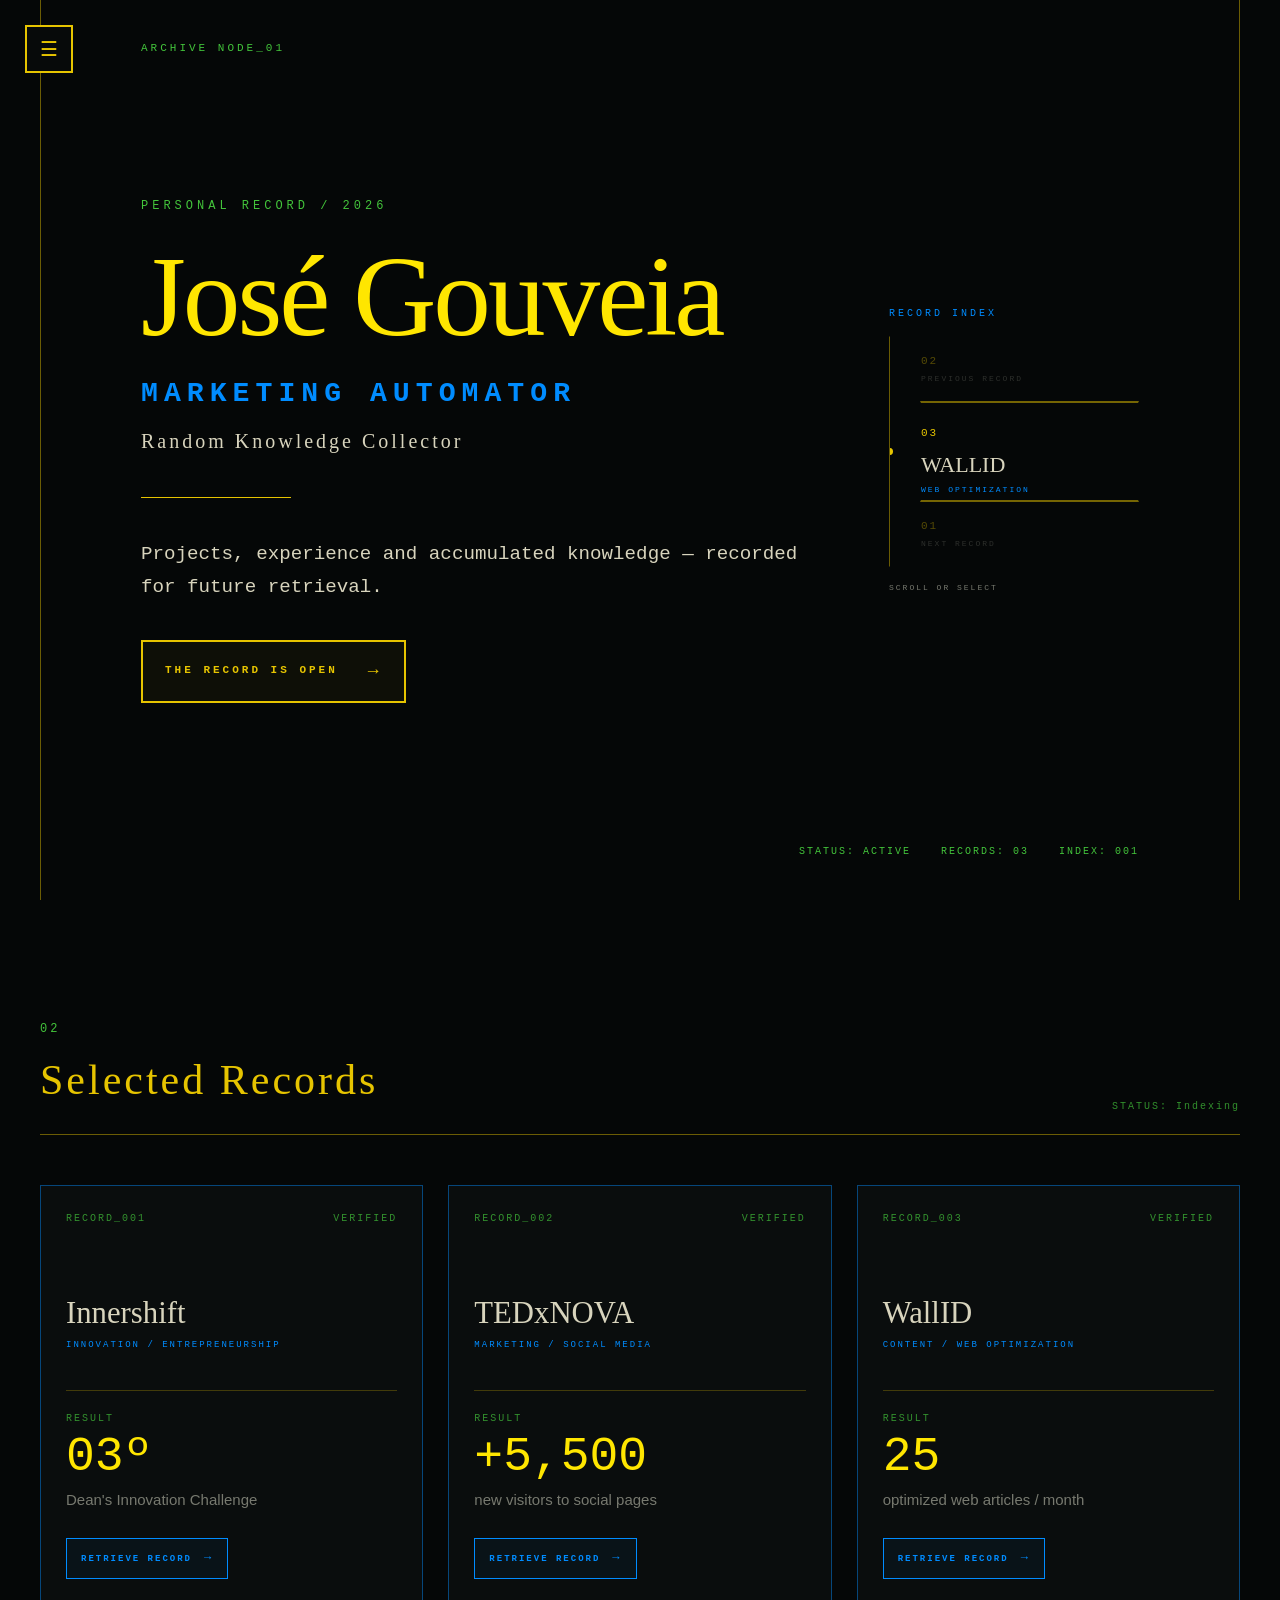
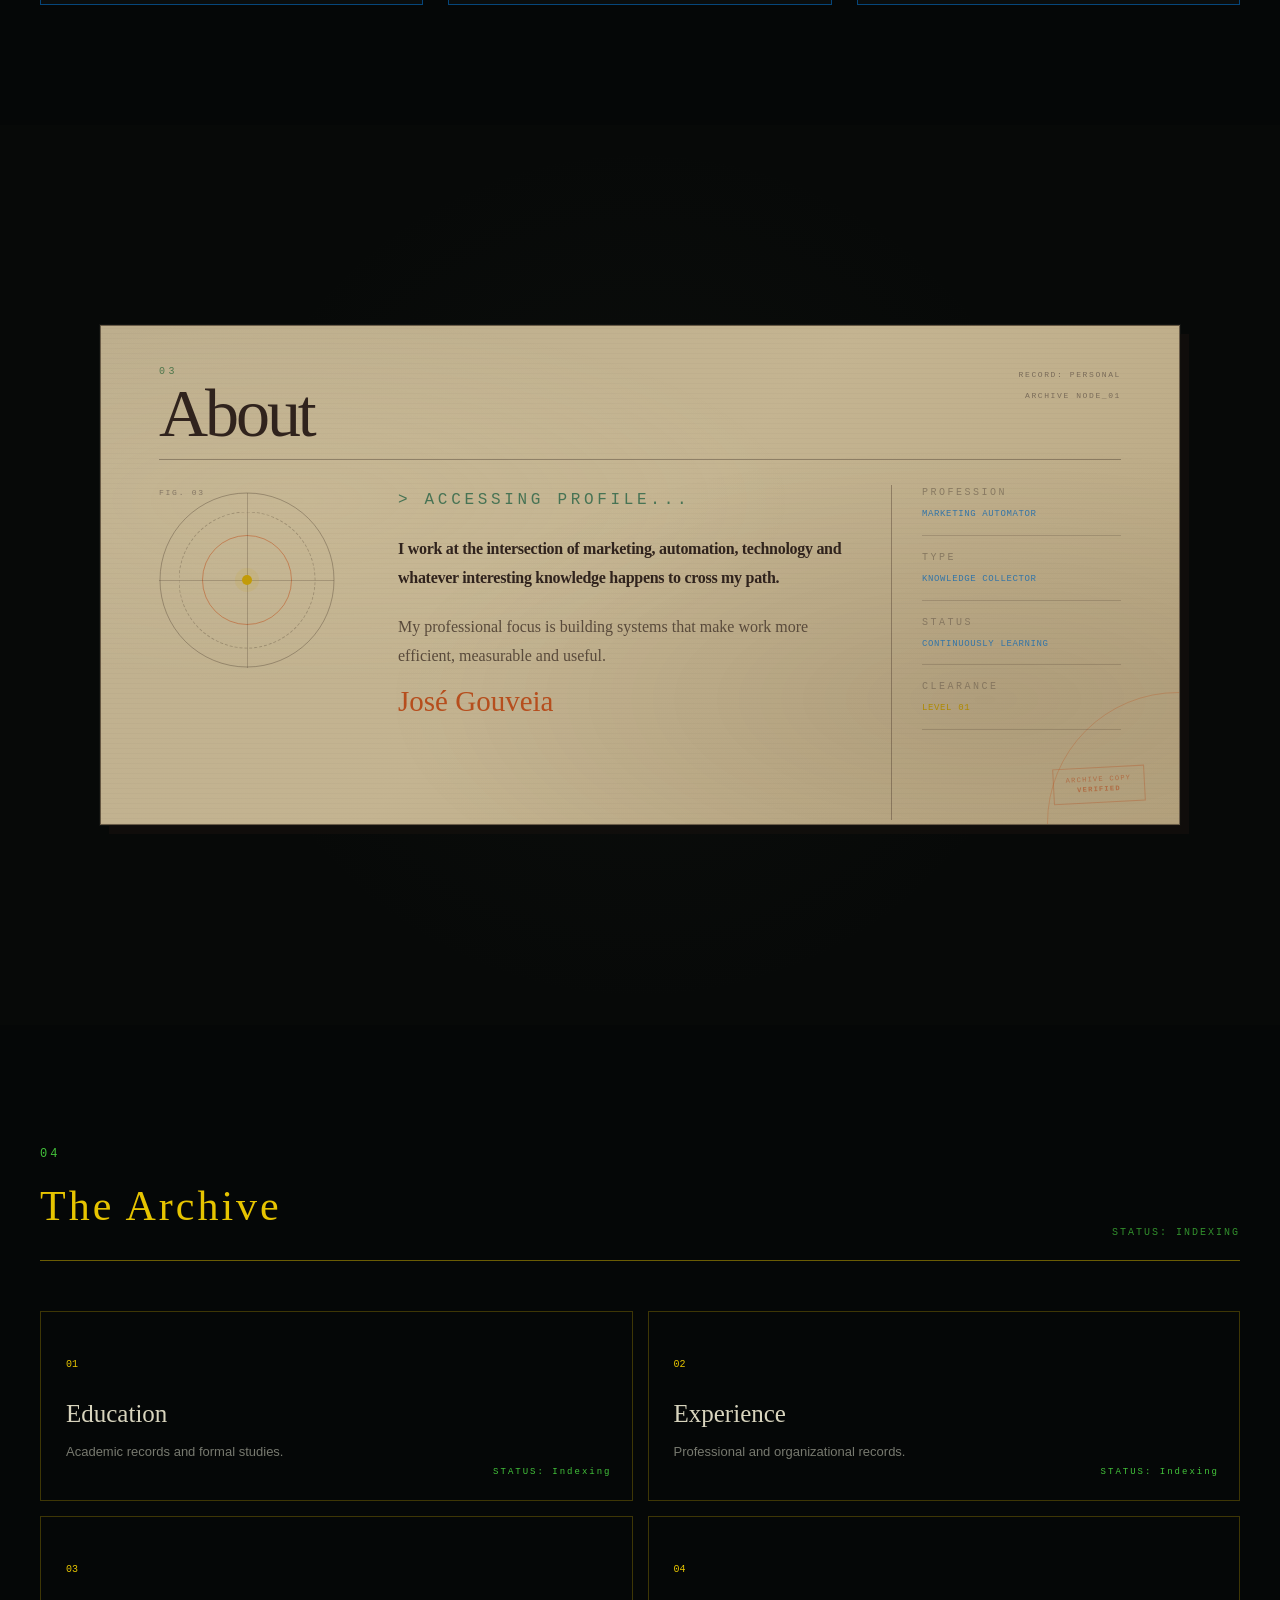
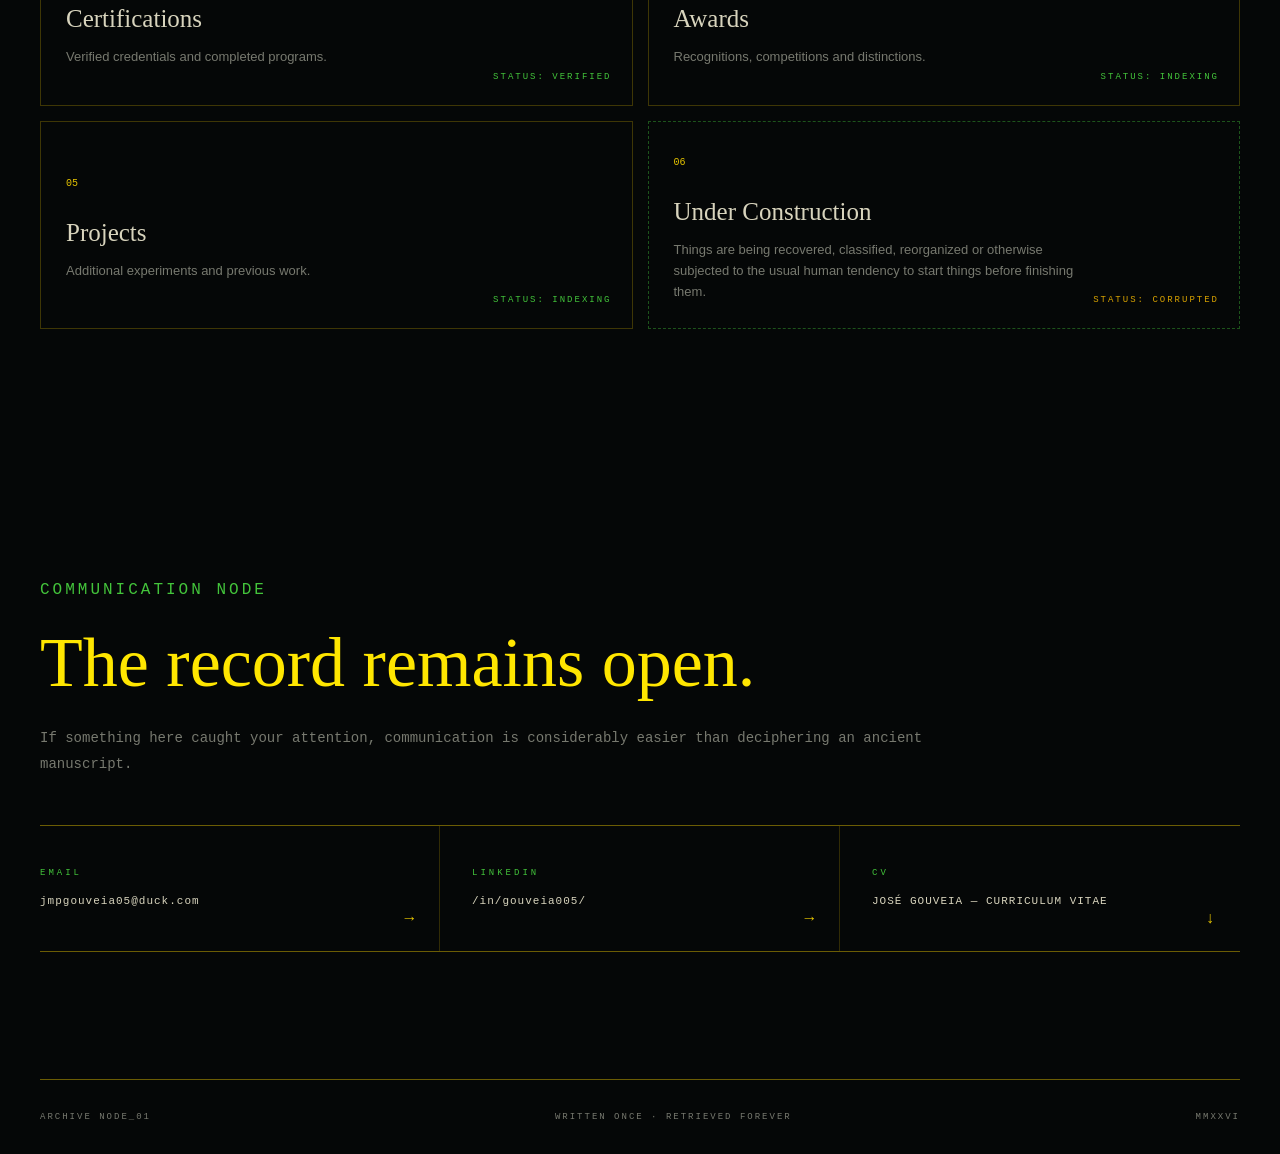
<file: index.html>
<!DOCTYPE html>
<html lang="en">

<head>
    <meta charset="UTF-8">

    <meta name="viewport" content="width=device-width, initial-scale=1.0">

    <title>José Gouveia — Marketing Automator</title>

    <link rel="stylesheet" href="css/style.css">
</head>

<body>

    <!-- =========================
         ARCHIVE NAVIGATION
         ========================= -->

    <nav class="archive-nav" id="archiveNav">

        <button
            class="nav-toggle"
            id="navToggle"
            aria-label="Open archive navigation"
            aria-expanded="false">
            ☰
        </button>

        <div class="nav-content">

            <div class="nav-header">
                <span>ARCHIVE INDEX</span>
                <span class="status">● ACTIVE</span>
            </div>

            <div class="nav-line"></div>

            <a href="#home">
                <span>01</span>
                HOME
            </a>

            <a href="#work">
                <span>02</span>
                WORK
            </a>

            <a href="#about">
                <span>03</span>
                ABOUT
            </a>

            <a href="#archive">
                <span>04</span>
                ARCHIVE
            </a>

            <a href="#contact">
                <span>05</span>
                CONTACT
            </a>

            <div class="nav-footer">
                NODE_01<br>
                SYSTEM: STABLE
            </div>

        </div>

    </nav>


    <!-- =========================
         RETRIEVAL SCREEN
         ========================= -->

    <div
        class="retrieval-screen"
        id="retrievalScreen"
        aria-hidden="true">

        <div class="retrieval-box">

            <div class="retrieval-header">
                <span id="retrievalTitle">ARCHIVE ACCESS</span>
                <span>NODE_01</span>
            </div>

            <div class="retrieval-line"></div>

            <div class="retrieval-log" id="retrievalLog">
                <p>> ESTABLISHING CONNECTION...</p>
            </div>

            <div class="retrieval-progress">
                <div id="retrievalProgressBar"></div>
            </div>

            <div
                class="retrieval-status"
                id="retrievalStatus">

                STATUS: RETRIEVING

            </div>

        </div>

    </div>


    <!-- =========================
         MAIN CONTENT
         ========================= -->

    <main>


        <!-- =========================
             HOME
             ========================= -->

        <section id="home" class="hero section">

            <div class="system-label">
                ARCHIVE NODE_01
            </div>

            <div class="hero-content">

                <p class="eyebrow">
                    PERSONAL RECORD / 2026
                </p>

                <h1>
                    José Gouveia
                </h1>

                <h2>
                    Marketing Automator
                </h2>

                <p class="descriptor">
                    Random Knowledge Collector
                </p>

                <div class="hero-divider"></div>

                <p class="hero-introduction">
                    Projects, experience and accumulated knowledge —
                    recorded for future retrieval.
                </p>

                <a href="#work" class="archive-button">
                    THE RECORD IS OPEN
                    <span>→</span>
                </a>

            </div>


            <div class="hero-status">

                <span>STATUS: ACTIVE</span>
                <span>RECORDS: 03</span>
                <span>INDEX: 001</span>

            </div>


            <!-- =========================
                 RECORD SELECTOR
                 ========================= -->

            <div class="record-selector">

                <div class="selector-label">
                    RECORD INDEX
                </div>


                <div class="selector-window">

                    <button
                        class="selector-item selector-previous"
                        id="selectorPrevious"
                        type="button">

                        <span class="selector-number">02</span>
                        <span class="selector-hint">PREVIOUS RECORD</span>

                    </button>


                    <button
                        class="selector-item selector-current"
                        id="selectorCurrent"
                        type="button">

                        <span
                            class="selector-number"
                            id="selectorNumber">
                            03
                        </span>

                        <span
                            class="selector-name"
                            id="selectorName">
                            WALLID
                        </span>

                        <span
                            class="selector-category"
                            id="selectorCategory">
                            WEB OPTIMIZATION
                        </span>

                    </button>


                    <button
                        class="selector-item selector-next"
                        id="selectorNext"
                        type="button">

                        <span class="selector-number">01</span>
                        <span class="selector-hint">NEXT RECORD</span>

                    </button>

                </div>


                <div class="selector-instruction">
                    SCROLL OR SELECT
                </div>

            </div>

        </section>


        <!-- =========================
             SELECTED WORK
             ========================= -->

        <section id="work" class="section work-section">

            <div class="section-header">

                <div>
                    <span class="section-number">02</span>

                    <h2>
                        Selected Records
                    </h2>
                </div>

                <span class="section-status">
                    STATUS: Indexing
                </span>

            </div>


            <div class="records-grid">


                <!-- INNERSHIFT -->

                <article
                    class="record-card"
                    id="record-1">

                    <div class="record-top">

                        <span>
                            RECORD_001
                        </span>

                        <span>
                            VERIFIED
                        </span>

                    </div>


                    <div class="record-content">

                        <div class="record-identity">

                            <h3>
                                Innershift
                            </h3>

                            <p class="record-category">
                                INNOVATION / ENTREPRENEURSHIP
                            </p>

                        </div>


                        <div class="record-result">

                            <span class="result-label">
                                RESULT
                            </span>

                            <strong>
                                03º
                            </strong>

                            <span class="result-description">
                                Dean's Innovation Challenge
                            </span>

                        </div>

                    </div>
                    
                <a
    href="innershift.html"
    class="record-link">

    RETRIEVE RECORD
    <span>→</span>

</a>

                </article>


                <!-- TEDxNOVA -->

                <article
                    class="record-card"
                    id="record-2">

                    <div class="record-top">

                        <span>
                            RECORD_002
                        </span>

                        <span>
                            VERIFIED
                        </span>

                    </div>


                    <div class="record-content">

                        <div class="record-identity">

                            <h3>
                                TEDxNOVA
                            </h3>

                            <p class="record-category">
                                MARKETING / SOCIAL MEDIA
                            </p>

                        </div>


                        <div class="record-result">

                            <span class="result-label">
                                RESULT
                            </span>

                            <strong>
                                +5,500
                            </strong>

                            <span class="result-description">
                                new visitors to social pages
                            </span>

                        </div>

                    </div>


<a
    href="tedxnova.html"
    class="record-link">

    RETRIEVE RECORD
    <span>→</span>

</a>

                </article>


                <!-- WALLID -->

                <article
                    class="record-card"
                    id="record-3">

                    <div class="record-top">

                        <span>
                            RECORD_003
                        </span>

                        <span>
                            VERIFIED
                        </span>

                    </div>


                    <div class="record-content">

                        <div class="record-identity">

                            <h3>
                                WallID
                            </h3>

                            <p class="record-category">
                                CONTENT / WEB OPTIMIZATION
                            </p>

                        </div>


                        <div class="record-result">

                            <span class="result-label">
                                RESULT
                            </span>

                            <strong>
                                25
                            </strong>

                            <span class="result-description">
                                optimized web articles / month
                            </span>

                        </div>

                    </div>
                    
                    <a
    href="wallid.html"
    class="record-link">

    RETRIEVE RECORD
    <span>→</span>

</a>

                </article>

            </div>

        </section>


<!-- =========================
     ABOUT
     ========================= -->

<section id="about" class="section about-section">

    <div class="about-paper">

        <!-- HEADER -->

        <div class="about-header">

            <div class="about-header-title">

                <span class="section-number">
                    03
                </span>

                <h2>
                    About
                </h2>

            </div>


            <div class="about-header-meta">

                <span>
                    RECORD: PERSONAL
                </span>

                <span>
                    ARCHIVE NODE_01
                </span>

            </div>

        </div>


        <div class="about-rule"></div>


        <!-- CONTENT -->

        <div class="about-grid">


            <!-- PROFILE -->

            <div class="about-main">

                <div class="about-figure">

                    <span>
                        FIG. 03
                    </span>

                    <div class="figure-circle circle-large"></div>

                    <div class="figure-circle circle-medium"></div>

                    <div class="figure-circle circle-small"></div>

                    <div class="figure-cross figure-cross-x"></div>

                    <div class="figure-cross figure-cross-y"></div>

                    <div class="figure-point"></div>

                </div>


                <div class="about-copy">

                    <p class="terminal-label">
                        &gt; ACCESSING PROFILE...
                    </p>


                    <p class="about-lead">
                        I work at the intersection of marketing,
                        automation, technology and whatever interesting
                        knowledge happens to cross my path.
                    </p>


                    <p class="about-text">
                        My professional focus is building systems that
                        make work more efficient, measurable and useful.
                    </p>


                    <div class="about-signature">
                        José Gouveia
                    </div>

                </div>

            </div>


            <!-- METADATA -->

            <aside class="about-metadata">


                <div class="metadata-block">

                    <span>
                        PROFESSION
                    </span>

                    <strong>
                        MARKETING AUTOMATOR
                    </strong>

                </div>


                <div class="metadata-block">

                    <span>
                        TYPE
                    </span>

                    <strong>
                        KNOWLEDGE COLLECTOR
                    </strong>

                </div>


                <div class="metadata-block">

                    <span>
                        STATUS
                    </span>

                    <strong>
                        CONTINUOUSLY LEARNING
                    </strong>

                </div>


                <div class="metadata-block">

                    <span>
                        CLEARANCE
                    </span>

                    <strong class="metadata-yellow">
                        LEVEL 01
                    </strong>

                </div>


            </aside>

        </div>


        <!-- ARCHIVE STAMP -->

        <div class="about-stamp">

            <span>
                ARCHIVE COPY
            </span>

            <strong>
                VERIFIED
            </strong>

        </div>


    </div>

</section>


        <!-- =========================
             ARCHIVE
             ========================= -->

        <section
            id="archive"
            class="section archive-section">

            <div class="section-header">

                <div>

                    <span class="section-number">
                        04
                    </span>

                    <h2>
                        The Archive
                    </h2>

                </div>

                <span class="section-status">
                    STATUS: INDEXING
                </span>

            </div>


            <div class="archive-grid">


                <button
                    class="archive-item"
                    type="button"
                    data-archive="education">

                    <span class="archive-number">
                        01
                    </span>

                    <h3>
                        Education
                    </h3>

                    <p>
                        Academic records and formal studies.
                    </p>

                    <span class="archive-status">
                        STATUS: Indexing
                    </span>

                </button>


                <button
                    class="archive-item"
                    type="button"
                    data-archive="experience">

                    <span class="archive-number">
                        02
                    </span>

                    <h3>
                        Experience
                    </h3>

                    <p>
                        Professional and organizational records.
                    </p>

                    <span class="archive-status">
                        STATUS: Indexing
                    </span>

                </button>


                <button
                    class="archive-item"
                    type="button"
                    data-archive="certifications">

                    <span class="archive-number">
                        03
                    </span>

                    <h3>
                        Certifications
                    </h3>

                    <p>
                        Verified credentials and completed programs.
                    </p>

                    <span class="archive-status">
                        STATUS: VERIFIED
                    </span>

                </button>


                <button
                    class="archive-item"
                    type="button"
                    data-archive="awards">

                    <span class="archive-number">
                        04
                    </span>

                    <h3>
                        Awards
                    </h3>

                    <p>
                        Recognitions, competitions and distinctions.
                    </p>

                    <span class="archive-status">
                        STATUS: INDEXING
                    </span>

                </button>


                <button
                    class="archive-item"
                    type="button"
                    data-archive="projects">

                    <span class="archive-number">
                        05
                    </span>

                    <h3>
                        Projects
                    </h3>

                    <p>
                        Additional experiments and previous work.
                    </p>

                    <span class="archive-status">
                        STATUS: INDEXING
                    </span>

                </button>


                <button
                    class="archive-item under-construction"
                    type="button"
                    data-archive="construction">

                    <span class="archive-number">
                        06
                    </span>

                    <h3>
                        Under Construction
                    </h3>

                    <p>
                        Things are being recovered, classified,
                        reorganized or otherwise subjected to the
                        usual human tendency to start things before
                        finishing them.
                    </p>

                    <span class="archive-status corrupted">
                        STATUS: CORRUPTED
                    </span>

                </button>

            </div>

        </section>


        <!-- =========================
             CONTACT
             ========================= -->

<section id="contact" class="section contact-section">

<div class="contact-content">

    <p class="contact-label">
        COMMUNICATION NODE
    </p>

    <h2>
        The record remains open.
    </h2>

    <p>
        If something here caught your attention,
        communication is considerably easier than
        deciphering an ancient manuscript.
    </p>


    <div class="contact-records">

        <a
            href="mailto:jmpgouveia05@duck.com"
            class="contact-record">

            <span class="contact-record-label">
                EMAIL
            </span>

            <span class="contact-record-value">
                jmpgouveia05@duck.com
            </span>

            <span class="contact-record-arrow">
                →
            </span>

        </a>


        <a
            href="https://www.linkedin.com/in/gouveia005/"
            target="_blank"
            rel="noopener noreferrer"
            class="contact-record">

            <span class="contact-record-label">
                LINKEDIN
            </span>

            <span class="contact-record-value">
                /in/gouveia005/
            </span>

            <span class="contact-record-arrow">
                →
            </span>

        </a>


        <a
            href="assets/CV.pdf"
            download
            class="contact-record">

            <span class="contact-record-label">
                CV
            </span>

            <span class="contact-record-value">
                JOSÉ GOUVEIA — CURRICULUM VITAE
            </span>

            <span class="contact-record-arrow">
                ↓
            </span>

        </a>

    </div>

</div>


    
        </section>

    </main>


    <!-- =========================
         FOOTER
         ========================= -->

    <footer>

        <div>
            ARCHIVE NODE_01
        </div>

        <div>
            WRITTEN ONCE · RETRIEVED FOREVER
        </div>

        <div>
            MMXXVI
        </div>

    </footer>


    <script src="js/script.js"></script>

</body>

</html>
</file>
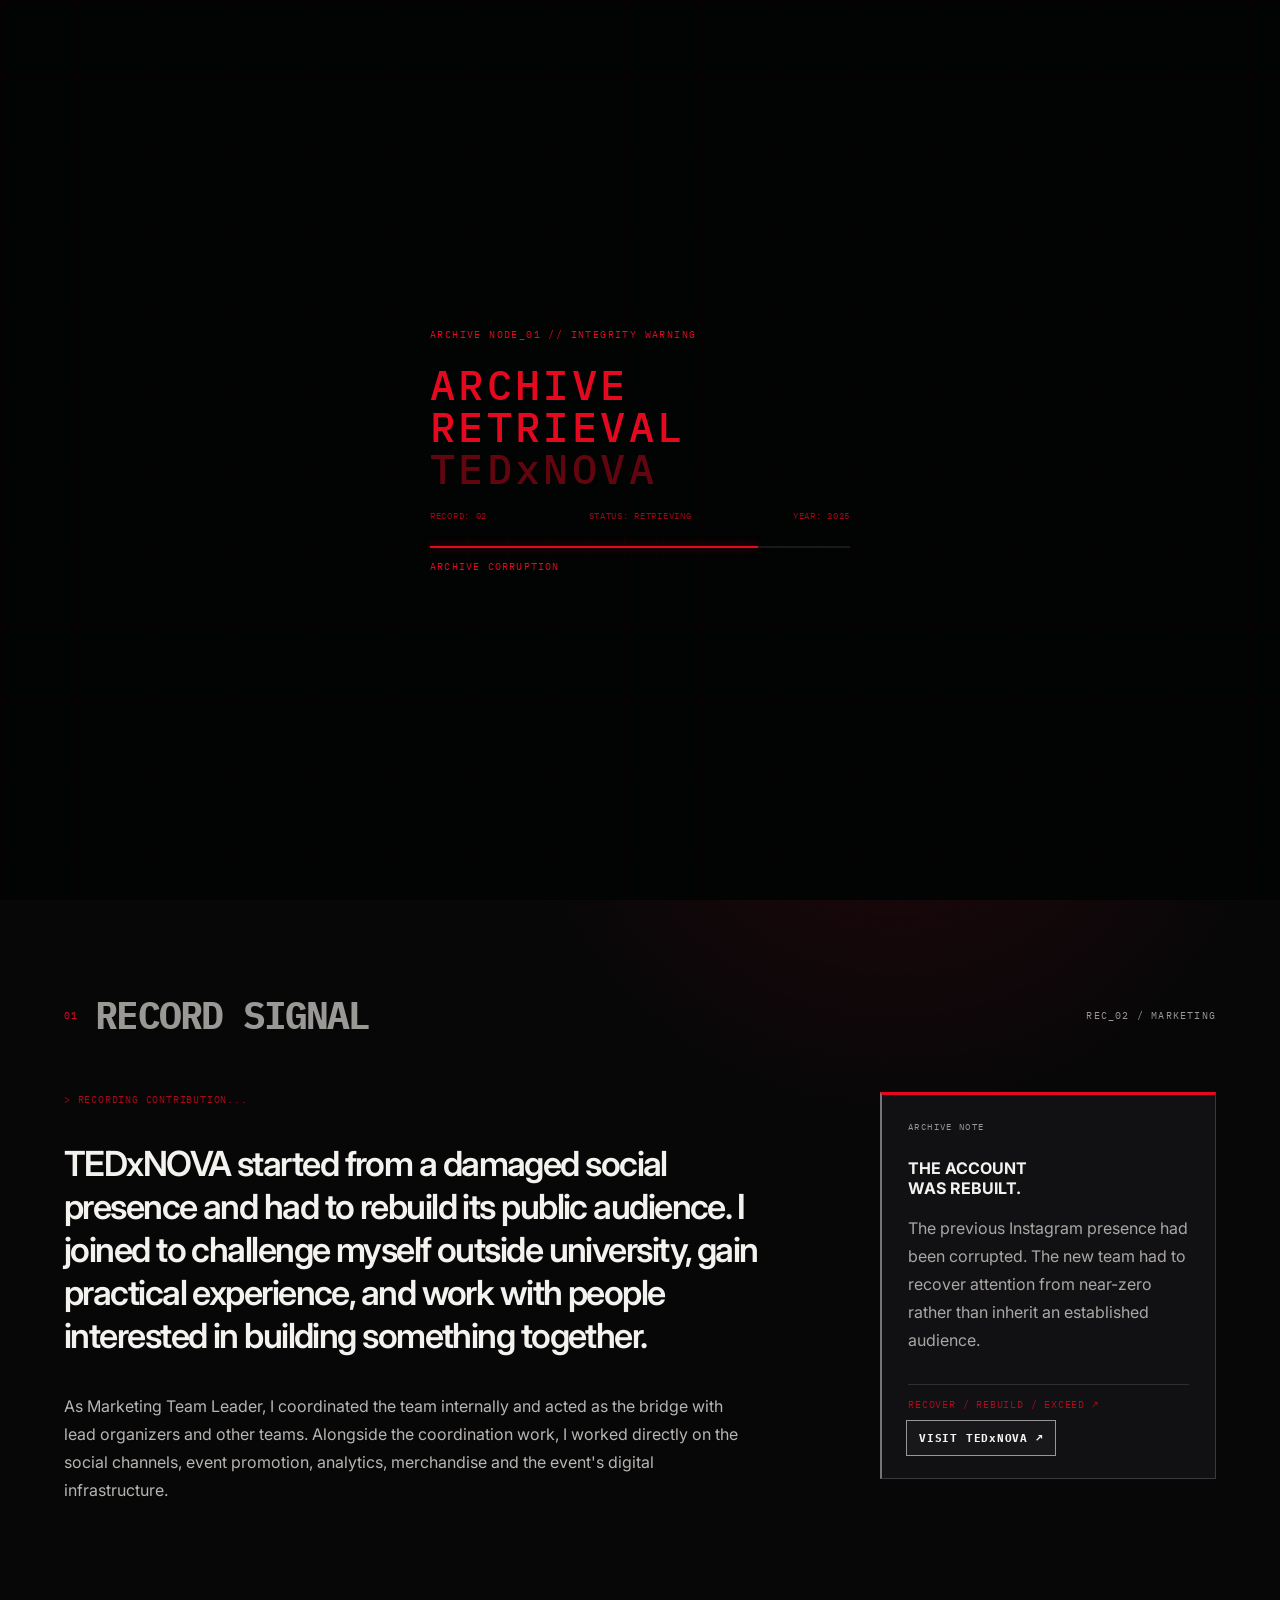
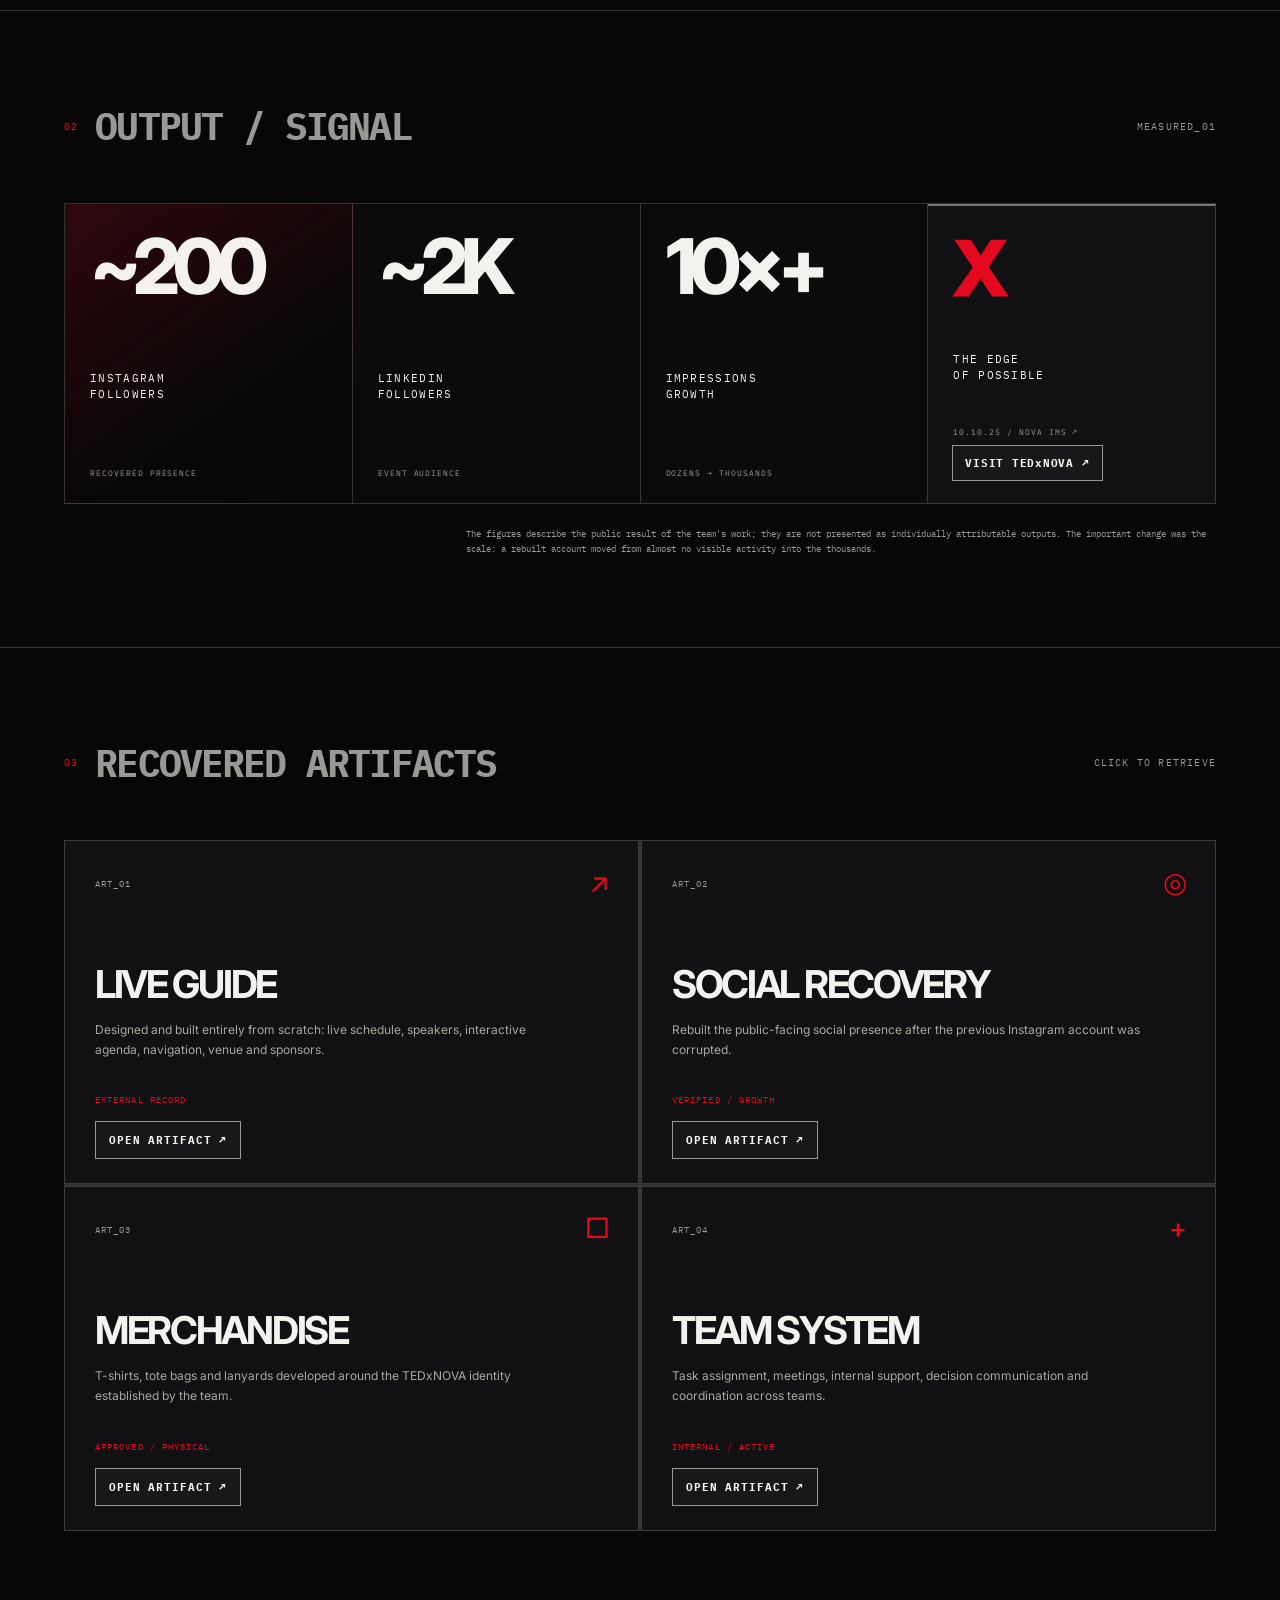
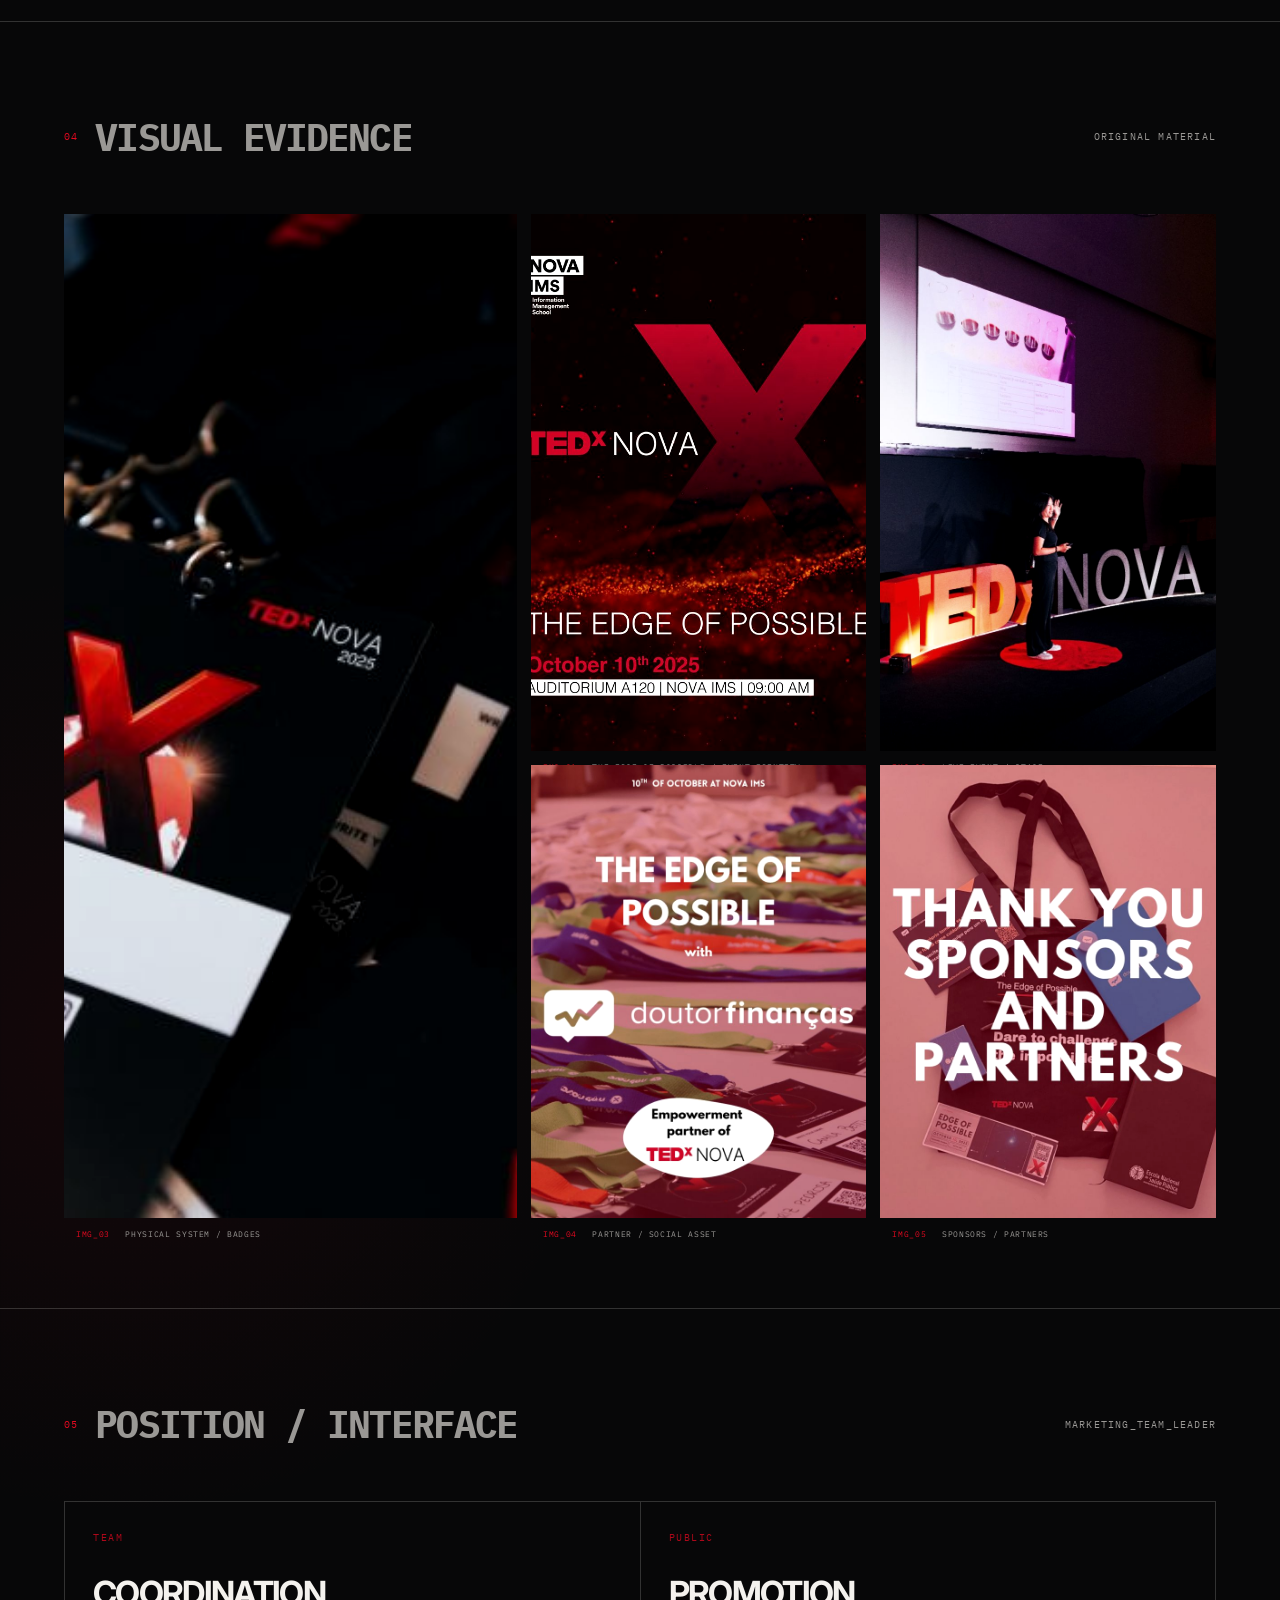
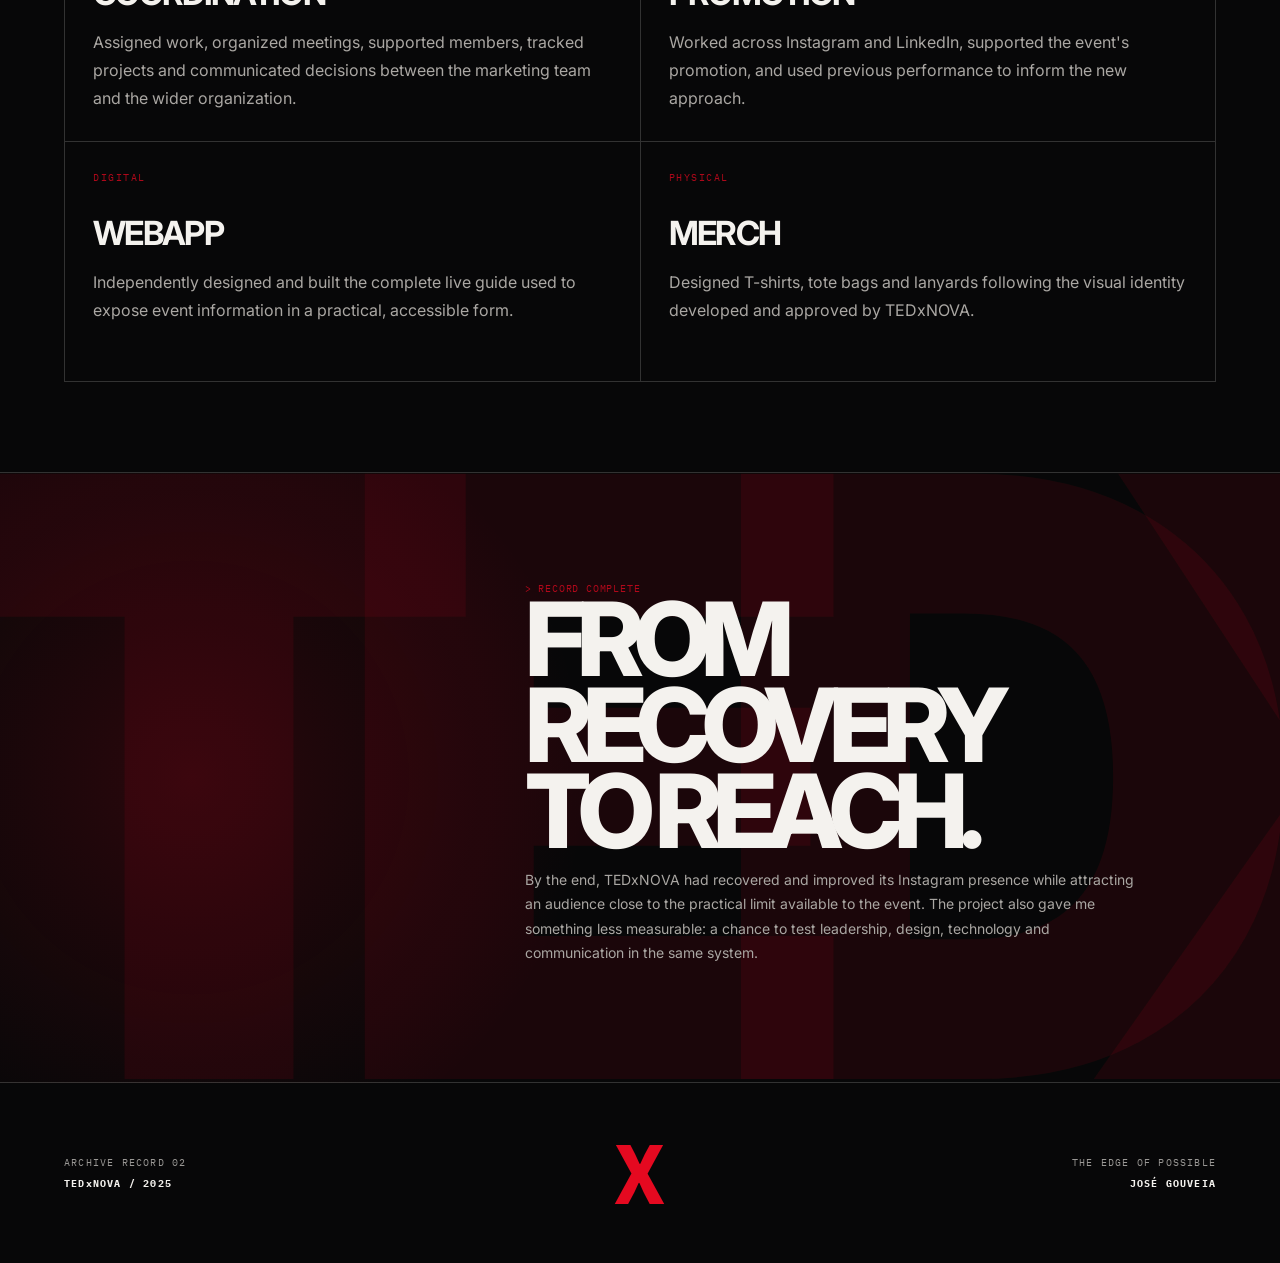
<file: tedxnova.html>
<!DOCTYPE html>
<html lang="en">
<head>
    <meta charset="UTF-8">
    <meta name="viewport" content="width=device-width, initial-scale=1.0">
    <meta name="description" content="TEDxNOVA 2025 — The Edge of Possible. Archive record of José Gouveia's work as Marketing Team Leader.">
    <title>TEDxNOVA // ARCHIVE RECORD</title>
    <link rel="stylesheet" href="css/tedxnova.css">
</head>
<body>
    <div id="archiveLoader" class="archive-loader">
        <div class="loader-grid"></div>
        <div class="loader-content">
            <div class="loader-kicker">ARCHIVE NODE_01 // EXTERNAL RECORD</div>
            <div class="loader-title">TED<span>X</span>NOVA</div>
            <div class="loader-meta">
                <span>RECORD: 02</span>
                <span>STATUS: RETRIEVING</span>
                <span>YEAR: 2025</span>
            </div>
            <div class="loader-line"><div id="loaderProgress"></div></div>
            <div id="loaderStatus">INDEXING</div>
        </div>
    </div>

    <div class="noise"></div>
    <div class="scanlines"></div>

    <nav id="archiveNav" class="archive-nav">
        <a class="brand" href="index.html">ARCHIVE NODE_01<span>//</span>RECORD_002</a>
        <button id="navToggle" class="nav-toggle" aria-expanded="false" aria-controls="navContent">
            <span></span><span></span><span></span>
        </button>
        <div id="navContent" class="nav-content">
            <a href="index.html">HOME</a>
            <a href="index.html#about">ABOUT</a>
            <a href="#record">RECORD</a>
            <a href="#artifacts">ARTIFACTS</a>
        </div>
    </nav>

    <main id="record" class="record">
        <header class="hero">
            <div class="hero-top">
                <span class="record-number">02</span>
                <span class="record-type">MARKETING / EVENT / DIGITAL</span>
                <span class="record-status">ARCHIVED_2025</span>
            </div>

            <div class="hero-stage">
                <div class="hero-copy">
                    <div class="eyebrow">TEDxNOVA 2025 // NOVA IMS</div>
                    <h1>THE EDGE<br><em>OF POSSIBLE</em></h1>
                    <p class="hero-intro">
                        A student-led TEDx event rebuilt into a functioning public-facing operation —
                        from social presence and team coordination to the live digital layer used on event day.
                    </p>
                    <div class="hero-role">
                        <span>ROLE</span>
                        <strong>MARKETING TEAM LEADER</strong>
                    </div>
                </div>

                <div class="hero-x" aria-hidden="true">
                    <span class="x-back">X</span>
                    <span class="x-label">TED<span>X</span>NOVA</span>
                    <span class="x-year">2025</span>
                </div>
            </div>

            <div class="hero-bottom">
                <span>10 OCTOBER 2025</span>
                <span>AUDITORIUM A120</span>
                <span>NOVA IMS</span>
                <span>09:00</span>
            </div>
        </header>

        <section class="section signal-section">
            <div class="section-head">
                <div><span class="section-index">01</span><h2>RECORD SIGNAL</h2></div>
                <span class="section-code">REC_02 / MARKETING</span>
            </div>

            <div class="signal-grid">
                <div class="signal-main">
                    <p class="terminal-label">&gt; RECORDING CONTRIBUTION...</p>
                    <p class="lead">
                        TEDxNOVA started from a damaged social presence and had to rebuild its public audience.
                        I joined to challenge myself outside university, gain practical experience, and work with people
                        interested in building something together.
                    </p>
                    <p>
                        As Marketing Team Leader, I coordinated the team internally and acted as the bridge with
                        lead organizers and other teams. Alongside the coordination work, I worked directly on the
                        social channels, event promotion, analytics, merchandise and the event's digital infrastructure.
                    </p>
                </div>

                <a
    href="https://www.instagram.com/tedx.nova/"
    target="_blank"
    rel="noopener noreferrer"
    class="signal-note">

    <span class="note-label">
        ARCHIVE NOTE
    </span>

    <strong>
        THE ACCOUNT<br>WAS REBUILT.
    </strong>

    <p>
        The previous Instagram presence had been corrupted.
        The new team had to recover attention from near-zero
        rather than inherit an established audience.
    </p>

    <div class="note-mark">
        RECOVER / REBUILD / EXCEED ↗
    </div>

</a>
            </div>
        </section>

        <section class="section metrics-section">
            <div class="section-head">
                <div><span class="section-index">02</span><h2>OUTPUT / SIGNAL</h2></div>
                <span class="section-code">MEASURED_01</span>
            </div>

            <div class="metrics-grid">
                <article class="metric-card metric-red">
                    <span class="metric-value">~200</span>
                    <span class="metric-label">INSTAGRAM<br>FOLLOWERS</span>
                    <small>RECOVERED PRESENCE</small>
                </article>
                <article class="metric-card">
                    <span class="metric-value">~2K</span>
                    <span class="metric-label">LINKEDIN<br>FOLLOWERS</span>
                    <small>EVENT AUDIENCE</small>
                </article>
                <article class="metric-card">
                    <span class="metric-value">10×+</span>
                    <span class="metric-label">IMPRESSIONS<br>GROWTH</span>
                    <small>DOZENS → THOUSANDS</small>
                </article>
                <a
    href="https://tedxnova.unl.pt/"
    target="_blank"
    rel="noopener noreferrer"
    class="metric-card metric-x">

    <span class="metric-value">
        X
    </span>

    <span class="metric-label">
        THE EDGE<br>OF POSSIBLE
    </span>

    <small>
        10.10.25 / NOVA IMS ↗
    </small>

</a>
            </div>

            <p class="metric-footnote">
                The figures describe the public result of the team's work; they are not presented as individually attributable
                outputs. The important change was the scale: a rebuilt account moved from almost no visible activity into the thousands.
            </p>
        </section>

        <section id="artifacts" class="section artifacts-section">
            <div class="section-head">
                <div><span class="section-index">03</span><h2>RECOVERED ARTIFACTS</h2></div>
                <span class="section-code">CLICK TO RETRIEVE</span>
            </div>

            <div class="artifact-grid">
                <button class="artifact-card" data-artifact="webapp">
                    <span class="artifact-index">ART_01</span>
                    <span class="artifact-icon">↗</span>
                    <strong>LIVE GUIDE</strong>
                    <p>Designed and built entirely from scratch: live schedule, speakers, interactive agenda, navigation, venue and sponsors.</p>
                    <span class="artifact-status">EXTERNAL RECORD</span>
                </button>

                <button class="artifact-card" data-artifact="social">
                    <span class="artifact-index">ART_02</span>
                    <span class="artifact-icon">◎</span>
                    <strong>SOCIAL RECOVERY</strong>
                    <p>Rebuilt the public-facing social presence after the previous Instagram account was corrupted.</p>
                    <span class="artifact-status">VERIFIED / GROWTH</span>
                </button>

                <button class="artifact-card" data-artifact="merch">
                    <span class="artifact-index">ART_03</span>
                    <span class="artifact-icon">□</span>
                    <strong>MERCHANDISE</strong>
                    <p>T-shirts, tote bags and lanyards developed around the TEDxNOVA identity established by the team.</p>
                    <span class="artifact-status">APPROVED / PHYSICAL</span>
                </button>

                <button class="artifact-card" data-artifact="coordination">
                    <span class="artifact-index">ART_04</span>
                    <span class="artifact-icon">+</span>
                    <strong>TEAM SYSTEM</strong>
                    <p>Task assignment, meetings, internal support, decision communication and coordination across teams.</p>
                    <span class="artifact-status">INTERNAL / ACTIVE</span>
                </button>
            </div>
        </section>

        <section class="section visual-section">
            <div class="section-head">
                <div><span class="section-index">04</span><h2>VISUAL EVIDENCE</h2></div>
                <span class="section-code">ORIGINAL MATERIAL</span>
            </div>

            <div class="gallery">
                <figure class="gallery-large">
                    <img src="assets/tedxnova/tedxnova-badges.png" alt="TEDxNOVA attendee badges and lanyards">
                    <figcaption><span>IMG_03</span> PHYSICAL SYSTEM / BADGES</figcaption>
                </figure>
                <figure>
                    <img src="assets/tedxnova/tedxnova-poster.png" alt="TEDxNOVA 2025 event poster">
                    <figcaption><span>IMG_01</span> THE EDGE OF POSSIBLE / EVENT IDENTITY</figcaption>
                </figure>
                <figure>
                    <img src="assets/tedxnova/tedxnova-stage.png" alt="TEDxNOVA stage during the event">
                    <figcaption><span>IMG_02</span> LIVE EVENT / STAGE</figcaption>
                </figure>
                <figure>
                    <img src="assets/tedxnova/tedxnova-partner.png" alt="TEDxNOVA sponsor communication graphic">
                    <figcaption><span>IMG_04</span> PARTNER / SOCIAL ASSET</figcaption>
                </figure>
                <figure>
                    <img src="assets/tedxnova/tedxnova-sponsors.png" alt="TEDxNOVA sponsor and partner thank-you graphic">
                    <figcaption><span>IMG_05</span> SPONSORS / PARTNERS</figcaption>
                </figure>
            </div>
        </section>

        <section class="section role-section">
            <div class="section-head">
                <div><span class="section-index">05</span><h2>POSITION / INTERFACE</h2></div>
                <span class="section-code">MARKETING_TEAM_LEADER</span>
            </div>

            <div class="role-grid">
                <div class="role-block">
                    <span>TEAM</span>
                    <strong>COORDINATION</strong>
                    <p>Assigned work, organized meetings, supported members, tracked projects and communicated decisions between the marketing team and the wider organization.</p>
                </div>
                <div class="role-block">
                    <span>PUBLIC</span>
                    <strong>PROMOTION</strong>
                    <p>Worked across Instagram and LinkedIn, supported the event's promotion, and used previous performance to inform the new approach.</p>
                </div>
                <div class="role-block">
                    <span>DIGITAL</span>
                    <strong>WEBAPP</strong>
                    <p>Independently designed and built the complete live guide used to expose event information in a practical, accessible form.</p>
                </div>
                <div class="role-block">
                    <span>PHYSICAL</span>
                    <strong>MERCH</strong>
                    <p>Designed T-shirts, tote bags and lanyards following the visual identity developed and approved by TEDxNOVA.</p>
                </div>
            </div>
        </section>

        <section class="section reflection-section">
            <div class="reflection-mark">TED<span>X</span></div>
            <div class="reflection-copy">
                <span class="terminal-label">&gt; RECORD COMPLETE</span>
                <h2>FROM RECOVERY<br>TO REACH.</h2>
                <p>
                    By the end, TEDxNOVA had recovered and improved its Instagram presence while attracting an audience
                    close to the practical limit available to the event. The project also gave me something less measurable:
                    a chance to test leadership, design, technology and communication in the same system.
                </p>
            </div>
        </section>

        <footer class="record-footer">
            <div>
                <span>ARCHIVE RECORD 02</span>
                <strong>TEDxNOVA / 2025</strong>
            </div>
            <div class="footer-x">X</div>
            <div>
                <span>THE EDGE OF POSSIBLE</span>
                <strong>JOSÉ GOUVEIA</strong>
            </div>
        </footer>
    </main>

    <div id="artifactModal" class="artifact-modal" aria-hidden="true">
        <div class="modal-backdrop" data-close></div>
        <div class="modal-panel">
            <button class="modal-close" data-close aria-label="Close">×</button>
            <span id="modalIndex" class="modal-index">ART_01</span>
            <div id="modalContent"></div>
        </div>
    </div>

    <script type="module" src="js/glow-cursor/tedxnova.js"></script>
    <script src="js/tedxnova.js"></script>
</body>
</html>
</file>
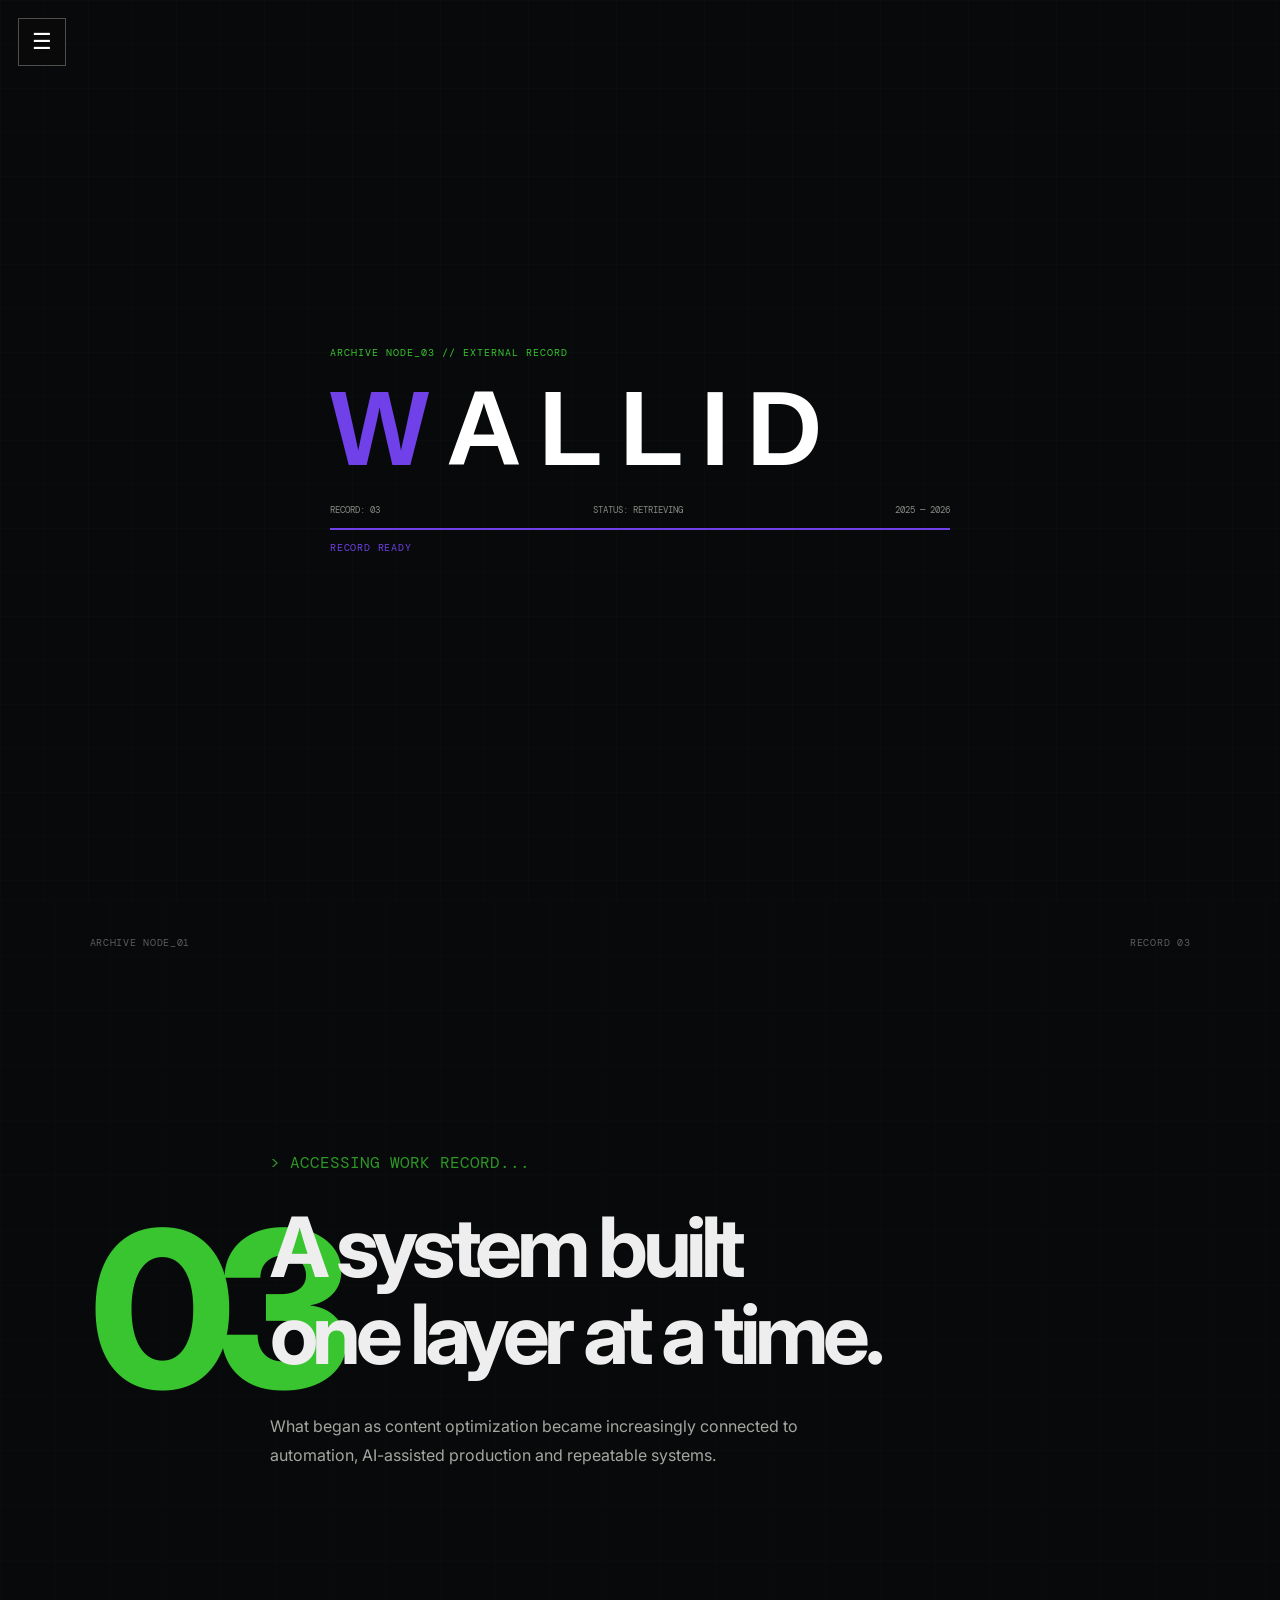
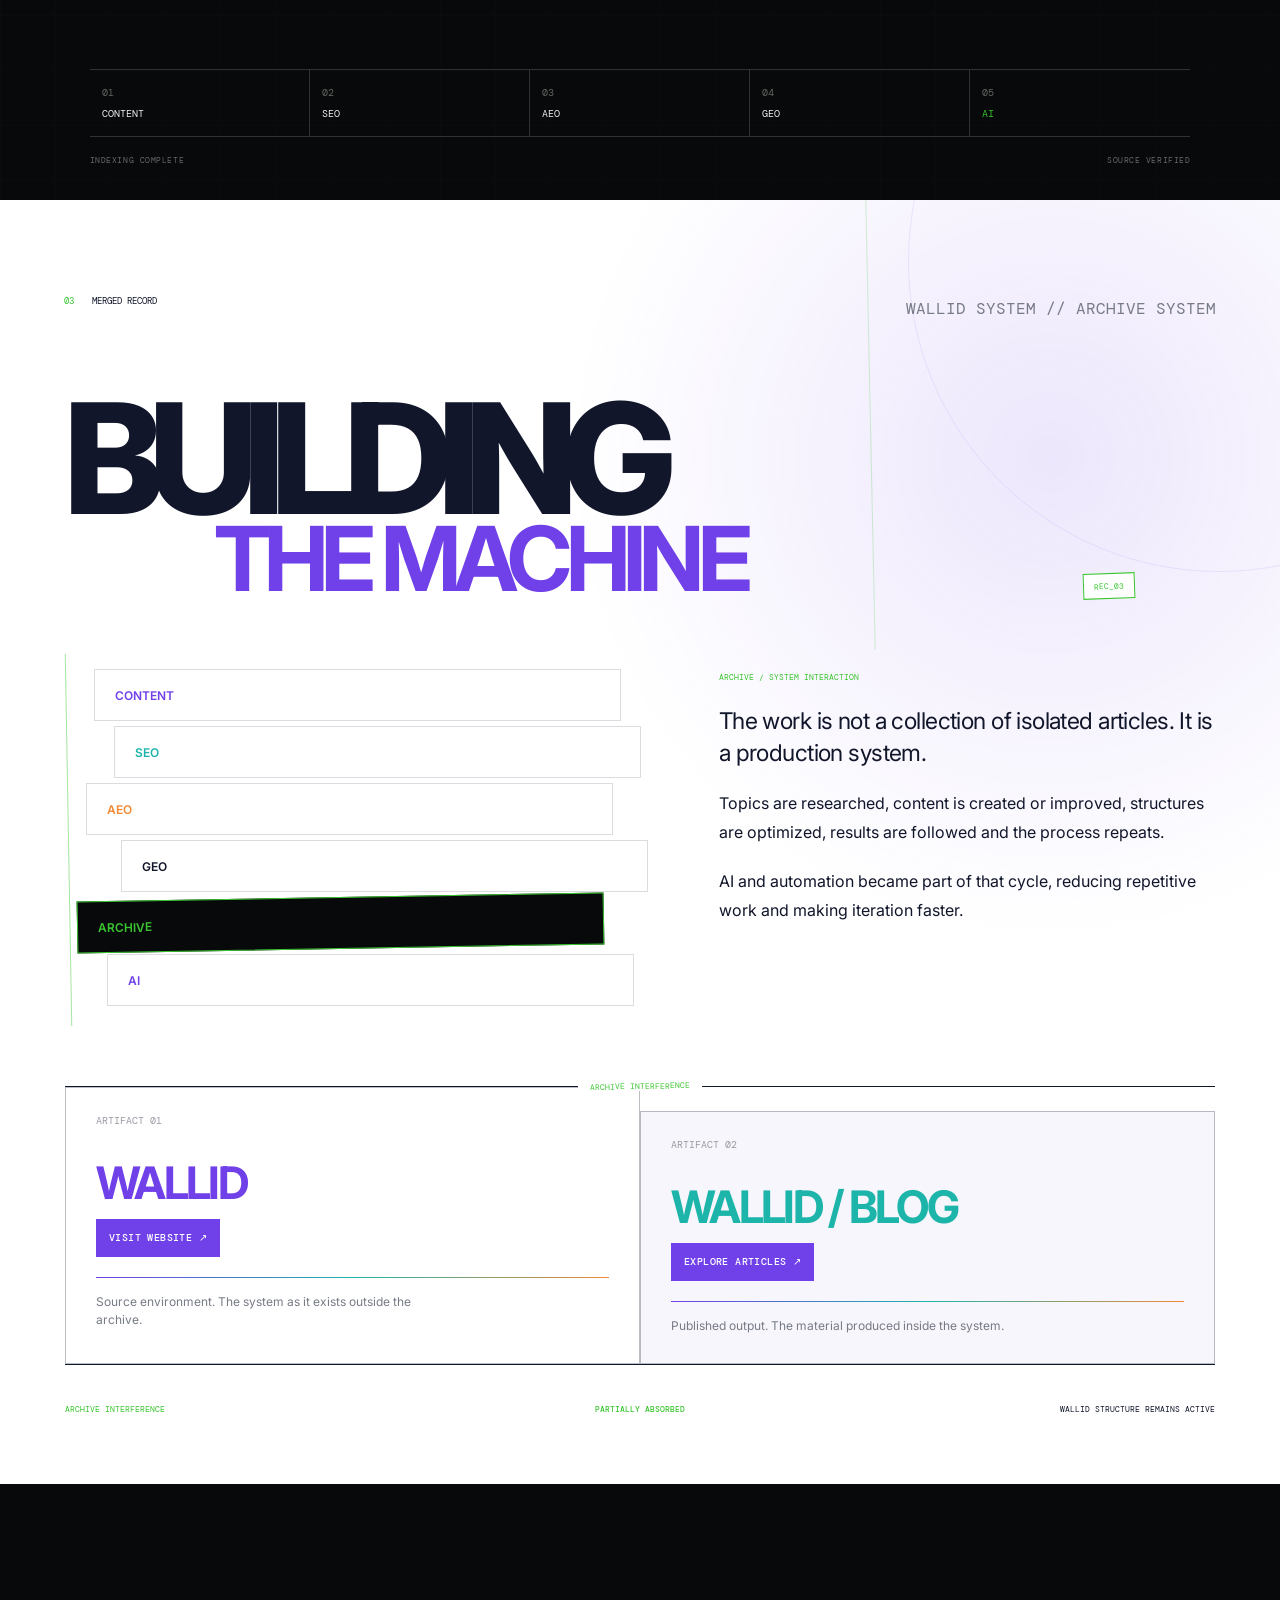
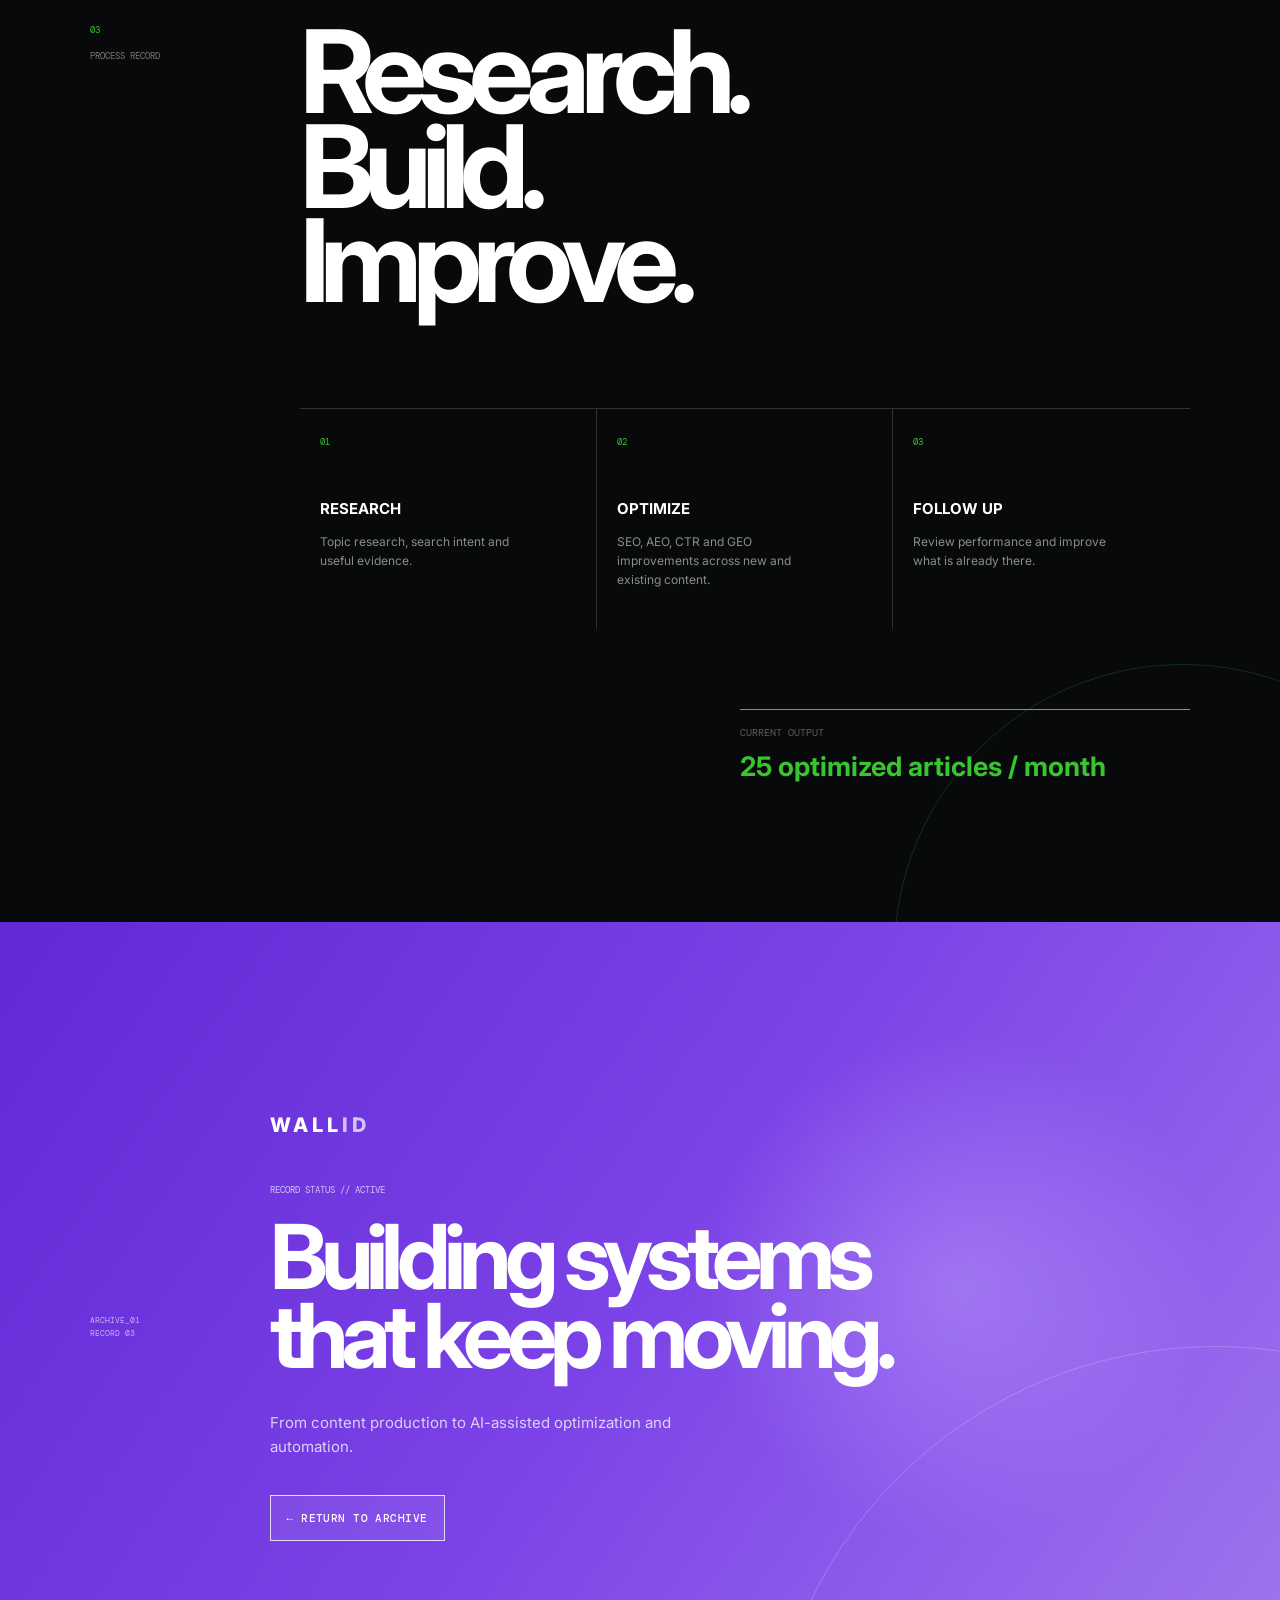
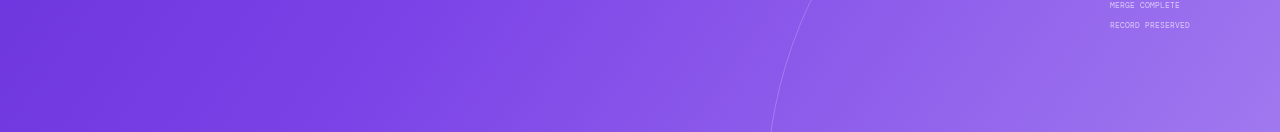
<file: wallid.html>
<!DOCTYPE html>
<html lang="en">
<head>
    <meta charset="UTF-8">
    <meta name="viewport" content="width=device-width, initial-scale=1.0">

    <title>WalliD — Archive Record 03</title>

    <link rel="preconnect" href="https://fonts.googleapis.com">
    <link rel="preconnect" href="https://fonts.gstatic.com" crossorigin>
    <link href="https://fonts.googleapis.com/css2?family=DM+Mono:wght@400;500&family=Inter:wght@400;500;600;700;800&display=swap" rel="stylesheet">

    <link rel="stylesheet" href="css/wallid.css">
</head>

<body>

    <!-- ARCHIVE RETRIEVAL -->

    <div id="archiveLoader" class="archive-loader">

        <div class="loader-grid"></div>

        <div class="loader-content">
            <div class="loader-kicker">
                ARCHIVE NODE_03 // EXTERNAL RECORD
            </div>

            <div class="loader-title">
    <span class="loader-w">W</span><span>ALLID</span>
</div>

            <div class="loader-meta">
                <span>RECORD: 03</span>
                <span>STATUS: RETRIEVING</span>
                <span>2025 — 2026</span>
            </div>

            <div class="loader-line">
                <div id="loaderProgress"></div>
            </div>

            <div id="loaderStatus">
                INDEXING
            </div>
        </div>

    </div>


    <!-- ARCHIVE NAVIGATION -->

    <nav class="archive-nav" id="archiveNav">

        <button
            class="nav-toggle"
            id="navToggle"
            type="button"
            aria-label="Open archive navigation"
            aria-expanded="false">
            ☰
        </button>

        <div class="nav-content">

            <div class="nav-header">
                <span>ARCHIVE INDEX</span>
                <span class="status">● ACTIVE</span>
            </div>

            <div class="nav-line"></div>

            <a href="./index.html#home">
                <span>01</span>
                HOME
            </a>

            <a href="./index.html#work">
                <span>02</span>
                WORK
            </a>

            <a href="./index.html#about">
                <span>03</span>
                ABOUT
            </a>

            <a href="./index.html#archive">
                <span>04</span>
                ARCHIVE
            </a>

            <a href="./index.html#contact">
                <span>05</span>
                CONTACT
            </a>

            <div class="nav-footer">
                NODE_01<br>
                SYSTEM: STABLE
            </div>

        </div>

    </nav>


    <!-- RECORD -->

    <main id="record">


        <!-- =====================================================
             01 — WALLID ARTIFACT
        ====================================================== -->

        <section class="wallid-hero">

            <div class="hero-top">

                <div class="archive-record">
                    <span>RECORD 03</span>
                    <span>WORK / EXTERNAL</span>
                </div>

                <div class="wallid-wordmark">
                    WALL<span>ID</span>
                </div>

                <div class="hero-year">
                    2025 — 2026
                </div>

            </div>


            <div class="hero-main">

                <div class="hero-visual">

                    <div class="hero-phone">
                        <div class="phone-screen">

                            <div class="phone-top">
                                <span>asos</span>
                                <span>£164.5</span>
                            </div>

                            <div class="phone-title">
                                Checkout with
                                <br>
                                your bank
                            </div>

                            <div class="phone-box">
                                <strong>Secure and fast</strong>
                                <span>Choose your bank</span>
                            </div>

                            <div class="bank-row">AIB</div>
                            <div class="bank-row">Barclays</div>
                            <div class="bank-row">Citi</div>
                            <div class="bank-row">HSBC</div>
                            <div class="bank-row">Lloyds</div>

                        </div>
                    </div>

                    <div class="hero-float hero-float--one">
                        VERIFIED ID
                        <br>
                        LOW FRAUD
                    </div>

                    <div class="hero-float hero-float--two">
                        BUILT FOR
                        <br>
                        SHOPIFY
                    </div>

                    <div class="hero-product">
                        <div class="product-image"></div>
                        <strong>Purple Speedster</strong>
                        <span>£164.5</span>
                    </div>

                </div>


                <div class="hero-copy">

                    <div class="hero-rating">
                        <span>SHOPIFY APP STORE</span>
                        <strong>4.9 ★★★★★</strong>
                    </div>

                    <p class="hero-kicker">
                        AI + SEARCH ENGINE CONTENT OPTIMIZATION
                    </p>

                    <h1>
                        Building the
                        <br>
                        content system
                        <br>
                        <em>behind search.</em>
                    </h1>

                    <p class="hero-description">
                        Researching, writing, optimizing and improving
                        content across SEO, AEO, CTR and GEO.
                    </p>

                    <div class="hero-role">
                        <span>ROLE</span>
                        <strong>
                            AI AND SEARCH ENGINE
                            CONTENT OPTIMIZATION
                        </strong>
                    </div>

                </div>

            </div>


            <div class="hero-bottom">

                <span>
                    WALLID · REMOTE · PORTUGAL
                </span>

                <span>
                    JUL 2025 — PRESENT
                </span>

                <span>
                    RECORD RETRIEVED
                </span>

            </div>

        </section>


        <!-- =====================================================
             02 — ARCHIVE
        ====================================================== -->

        <section class="archive-section">

            <div class="archive-section-top">
                <span>ARCHIVE NODE_01</span>
                <span>RECORD 03</span>
            </div>


            <div class="archive-section-main">

                <div class="archive-section-number">
                    03
                </div>

                <div class="archive-section-copy">

                    <p class="terminal-label">
                        &gt; ACCESSING WORK RECORD...
                    </p>

                    <h2>
                        A system built
                        <br>
                        one layer at a time.
                    </h2>

                    <p class="archive-lead">
                        What began as content optimization became
                        increasingly connected to automation,
                        AI-assisted production and repeatable systems.
                    </p>

                </div>

            </div>


            <div class="archive-index">

                <div>
                    <span>01</span>
                    CONTENT
                </div>

                <div>
                    <span>02</span>
                    SEO
                </div>

                <div>
                    <span>03</span>
                    AEO
                </div>

                <div>
                    <span>04</span>
                    GEO
                </div>

                <div>
                    <span>05</span>
                    AI
                </div>

            </div>


            <div class="archive-footer">
                <span>INDEXING COMPLETE</span>
                <span class="archive-green">SOURCE VERIFIED</span>
            </div>

        </section>


        <!-- =====================================================
             03 — MERGED SYSTEM
        ====================================================== -->

        <section class="merge-section" id="merge">

            <div class="merge-heading">

                <div class="merge-label">
                    <span>03</span>
                    <span>MERGED RECORD</span>
                </div>

                <p>
                    WALLID SYSTEM // ARCHIVE SYSTEM
                </p>

            </div>


            <div class="merge-title">

                <span class="merge-title-main">
                    BUILDING
                </span>

                <span class="merge-title-accent">
                    THE MACHINE
                </span>

                <span class="merge-record-mark">
                    REC_03
                </span>

            </div>


            <div class="merge-body">

                <div class="merge-stack">

                    <div class="merge-layer merge-layer--purple">
                        CONTENT
                    </div>

                    <div class="merge-layer merge-layer--teal">
                        SEO
                    </div>

                    <div class="merge-layer merge-layer--orange">
                        AEO
                    </div>

                    <div class="merge-layer">
                        GEO
                    </div>

                    <div class="merge-layer merge-layer--archive">
                        ARCHIVE
                    </div>

                    <div class="merge-layer merge-layer--purple">
                        AI
                    </div>

                </div>


                <div class="merge-copy">

                    <p class="merge-intro">
                        The work is not a collection of isolated
                        articles. It is a production system.
                    </p>

                    <p>
                        Topics are researched, content is created or
                        improved, structures are optimized, results
                        are followed and the process repeats.
                    </p>

                    <p>
                        AI and automation became part of that cycle,
                        reducing repetitive work and making iteration
                        faster.
                    </p>

                </div>

            </div>


            <div class="merge-artifact-row" id="artifacts">

                <a
                    href="https://wallid.co/"
                    target="_blank"
                    rel="noopener noreferrer"
                    class="artifact artifact--site"
                >
                    <span class="artifact-number">ARTIFACT 01</span>

                    <strong>
                        WALLID
                    </strong>

                    <small class="artifact-action">
                        VISIT WEBSITE ↗
                    </small>

                    <div class="artifact-line"></div>

                    <p>
                        Source environment.
                        The system as it exists outside the archive.
                    </p>
                </a>


                <a
                    href="https://wallid.co/blog"
                    target="_blank"
                    rel="noopener noreferrer"
                    class="artifact artifact--blog"
                >
                    <span class="artifact-number">ARTIFACT 02</span>

                    <strong>
                        WALLID / BLOG
                    </strong>

                    <small class="artifact-action">
                        EXPLORE ARTICLES ↗
                    </small>

                    <div class="artifact-line"></div>

                    <p>
                        Published output.
                        The material produced inside the system.
                    </p>
                </a>

            </div>


            <div class="merge-status">

                <span>
                    ARCHIVE INTERFERENCE
                </span>

                <strong>
                    PARTIALLY ABSORBED
                </strong>

                <span>
                    WALLID STRUCTURE REMAINS ACTIVE
                </span>

            </div>

        </section>


        <!-- =====================================================
             04 — PROCESS / OUTPUT
        ====================================================== -->

        <section class="process-section" id="process">

            <div class="process-label">
                <span>03</span>
                <span>PROCESS RECORD</span>
            </div>


            <div class="process-main">

                <h2>
                    Research.
                    <br>
                    Build.
                    <br>
                    Improve.
                </h2>


                <div class="process-list">

                    <div>
                        <span>01</span>
                        <strong>RESEARCH</strong>
                        <p>
                            Topic research, search intent and
                            useful evidence.
                        </p>
                    </div>

                    <div>
                        <span>02</span>
                        <strong>OPTIMIZE</strong>
                        <p>
                            SEO, AEO, CTR and GEO improvements
                            across new and existing content.
                        </p>
                    </div>

                    <div>
                        <span>03</span>
                        <strong>FOLLOW UP</strong>
                        <p>
                            Review performance and improve what
                            is already there.
                        </p>
                    </div>

                </div>


                <div class="process-output">

                    <span>CURRENT OUTPUT</span>

                    <strong>
                        25 optimized articles / month
                    </strong>

                </div>

            </div>

        </section>


        <!-- =====================================================
             05 — PURPLE CLOSING
        ====================================================== -->

        <section class="closing-section">

            <div class="closing-archive">
                ARCHIVE_01
                <br>
                RECORD 03
            </div>


            <div class="closing-main">

                <div class="closing-wordmark">
                    WALL<span>ID</span>
                </div>

                <p class="closing-kicker">
                    RECORD STATUS // ACTIVE
                </p>

                <h2>
                    Building systems
                    <br>
                    that keep moving.
                </h2>

                <p class="closing-text">
                    From content production to AI-assisted
                    optimization and automation.
                </p>

                <a
                    href="index.html"
                    class="closing-link"
                >
                    ← RETURN TO ARCHIVE
                </a>

            </div>


            <div class="closing-meta">
                <span>MERGE COMPLETE</span>
                <span>RECORD PRESERVED</span>
            </div>

        </section>

    </main>


    <script src="js/wallid.js"></script>
    <script src="js/glow-cursor/wallid.js"></script>

</body>
</html>
</file>
<file: css/style.css>
/* =========================================================
   ARCHIVE — GLOBAL
   ========================================================= */

* {
    box-sizing: border-box;
    margin: 0;
    padding: 0;
}

html {
    scroll-behavior: smooth;
}

body {
    background: #050707;
    color: #d8d4bd;

    font-family: Arial, sans-serif;
    line-height: 1.6;
}

:root {
    --background: #050707;
    --background-light: #0a0d0d;

    --gold: #e6c400;
    --gold-bright: #ffe600;

    --blue: #008cff;
    --blue-bright: #22aaff;

    --green: #43c43b;

    --text: #d8d4bd;
    --muted: #77796f;

    --gold-border: rgba(230, 196, 0, 0.45);
    --blue-border: rgba(0, 140, 255, 0.45);
}


/* =========================================================
   GENERAL
   ========================================================= */

a {
    color: inherit;
    text-decoration: none;
}

button {
    font: inherit;
    cursor: pointer;
}

button:disabled {
    cursor: default;
}

img {
    max-width: 100%;
    display: block;
}

.section {
    width: min(1200px, calc(100% - 80px));

    margin: 0 auto;

    padding: 120px 0;
}


/* =========================================================
   SECTION HEADERS
   ========================================================= */

.section-header {
    display: flex;
    justify-content: space-between;
    align-items: flex-end;

    padding-bottom: 20px;
    margin-bottom: 50px;

    border-bottom: 1px solid var(--gold-border);
}

.section-number {
    display: block;

    margin-bottom: 8px;

    color: var(--green);

    font-family: monospace;
    font-size: 12px;

    letter-spacing: 3px;
}

.section-header h2 {
    color: var(--gold);

    font-family: Georgia, serif;
    font-size: 42px;
    font-weight: normal;

    letter-spacing: 3px;
}

.section-status {
    color: var(--green);

    font-family: monospace;
    font-size: 10px;

    letter-spacing: 2px;
}


/* =========================================================
   NAVIGATION
   ========================================================= */

.archive-nav {
    position: fixed;

    top: 25px;
    left: 25px;

    z-index: 1000;
}

.nav-toggle {
    width: 48px;
    height: 48px;

    display: flex;
    align-items: center;
    justify-content: center;

    padding: 0;

    background: #070a0a;

    border: 2px solid var(--gold);

    color: var(--gold);

    font-size: 20px;

    cursor: pointer;

    transition:
        background 0.2s,
        color 0.2s,
        box-shadow 0.2s,
        transform 0.1s;
}

.nav-toggle:hover,
.nav-toggle:focus-visible {
    background: var(--gold);
    color: var(--background);
    box-shadow: 0 0 0 2px rgba(230, 196, 0, 0.18);
}

.nav-toggle:active {
    transform: translateY(1px);
}

.nav-content {
    width: 250px;

    display: none;

    margin-top: 8px;
    padding: 20px;

    background: rgba(5, 7, 7, 0.97);

    border: 1px solid var(--gold-border);
}

.archive-nav.open .nav-content {
    display: block;
}

.nav-header {
    display: flex;
    flex-direction: column;
    gap: 5px;

    color: var(--gold);

    font-family: monospace;
    font-size: 12px;

    letter-spacing: 2px;
}

.nav-header .status {
    color: var(--green);

    font-size: 10px;
}

.nav-line {
    height: 1px;

    margin: 18px 0;

    background: var(--gold-border);
}

.nav-content a {
    display: flex;
    gap: 14px;

    padding: 10px 0;

    color: var(--blue);

    font-family: monospace;
    font-size: 12px;

    letter-spacing: 2px;

    transition:
        color 0.2s,
        padding-left 0.2s;
}

.nav-content a span {
    color: var(--muted);
}

.nav-content a:hover {
    padding-left: 5px;

    color: var(--gold-bright);
}

.nav-footer {
    margin-top: 20px;
    padding-top: 15px;

    border-top: 1px solid rgba(67, 196, 59, 0.3);

    color: var(--green);

    font-family: monospace;
    font-size: 10px;

    line-height: 1.8;
}


/* =========================================================
   HERO
   ========================================================= */

.hero {
    min-height: 100vh;

    position: relative;

    display: flex;
    flex-direction: column;
    justify-content: center;

    padding-left: 100px;
    padding-right: 100px;

    border-left: 1px solid var(--gold-border);
    border-right: 1px solid var(--gold-border);
}

.system-label {
    position: absolute;

    top: 40px;
    left: 100px;

    color: var(--green);

    font-family: monospace;
    font-size: 11px;

    letter-spacing: 3px;
}

.hero-content {
    max-width: 700px;
}

.eyebrow {
    margin-bottom: 25px;

    color: var(--green);

    font-family: monospace;
    font-size: 12px;

    letter-spacing: 4px;
}

.hero h1 {
    color: var(--gold-bright);

    font-family: Georgia, serif;
    font-size: clamp(60px, 9vw, 120px);
    font-weight: normal;

    line-height: 0.95;

    letter-spacing: -3px;
}

.hero h2 {
    margin-top: 25px;

    color: var(--blue);

    font-family: monospace;
    font-size: clamp(18px, 2vw, 25px);

    letter-spacing: 6px;

    text-transform: uppercase;
}

.descriptor {
    margin-top: 12px;

    color: var(--text);

    font-family: Georgia, serif;
    font-size: 20px;

    letter-spacing: 3px;
}

.hero-divider {
    width: 150px;
    height: 1px;

    margin: 40px 0;

    background: var(--gold);
}

.hero-introduction {
    max-width: 550px;

    color: var(--muted);

    font-family: monospace;
    font-size: 14px;
}

.archive-button {
    display: inline-flex;
    align-items: center;
    gap: 30px;

    margin-top: 35px;
    padding: 15px 22px;

    background: rgba(230, 196, 0, 0.04);

    border: 2px solid var(--gold);

    color: var(--gold);

    font-family: monospace;
    font-size: 11px;
    font-weight: bold;

    letter-spacing: 3px;

    transition:
        background 0.2s,
        color 0.2s,
        box-shadow 0.2s,
        transform 0.1s;
}

.archive-button:hover,
.archive-button:focus-visible {
    background: var(--gold);
    color: var(--background);
    box-shadow: 0 0 0 2px rgba(230, 196, 0, 0.18);
}

.archive-button:active {
    transform: translateY(1px);
}

.archive-button span {
    font-size: 18px;
}

.hero-status {
    position: absolute;

    right: 100px;
    bottom: 40px;

    display: flex;
    gap: 30px;

    color: var(--green);

    font-family: monospace;
    font-size: 10px;

    letter-spacing: 2px;
}


/* =========================================================
   RECORD SELECTOR
   ========================================================= */

.record-selector {
    position: absolute;

    right: 100px;
    top: 50%;

    width: 250px;

    transform: translateY(-50%);
}

.selector-label {
    margin-bottom: 15px;

    color: var(--blue);

    font-family: monospace;
    font-size: 10px;

    letter-spacing: 3px;
}

.selector-window {
    height: 230px;

    position: relative;

    overflow: hidden;

    border-left: 1px solid var(--gold-border);
}

.selector-window::before {
    content: "";

    position: absolute;

    left: -4px;
    top: 50%;

    width: 7px;
    height: 7px;

    transform: translateY(-50%);

    background: var(--gold);

    border-radius: 50%;

    z-index: 2;
}

.selector-item {
    width: calc(100% - 30px);

    margin-left: 30px;

    border: 1px solid transparent;

    background: transparent;

    text-align: left;

    cursor: pointer;

    transition:
        opacity 0.2s,
        background 0.2s,
        border-color 0.2s,
        padding-left 0.2s;
}

.selector-item:hover,
.selector-item:focus-visible {
    border-color: var(--gold-border);
    background: rgba(230, 196, 0, 0.04);
}

.selector-item:active {
    border-color: var(--gold);
}

.selector-previous,
.selector-next {
    height: 65px;

    display: flex;
    flex-direction: column;
    justify-content: center;

    opacity: 0.35;

    transition: opacity 0.2s;
}

.selector-previous:hover,
.selector-next:hover {
    opacity: 0.75;
}

.selector-current {
    height: 100px;

    padding: 15px 0;

    border-top: 1px solid var(--gold);
    border-bottom: 1px solid var(--gold);

    transition:
        background 0.2s,
        padding-left 0.2s;
}

.selector-current:hover {
    padding-left: 8px;

    background: rgba(230, 196, 0, 0.025);
}

.selector-number {
    color: var(--gold);

    font-family: monospace;
    font-size: 11px;

    letter-spacing: 2px;
}

.selector-name {
    display: block;

    margin-top: 3px;

    color: var(--text);

    font-family: Georgia, serif;
    font-size: 22px;
}

.selector-category {
    display: block;

    margin-top: 2px;

    color: var(--blue);

    font-family: monospace;
    font-size: 8px;

    letter-spacing: 2px;
}

.selector-hint {
    margin-top: 2px;

    color: var(--muted);

    font-family: monospace;
    font-size: 8px;

    letter-spacing: 2px;
}

.selector-instruction {
    margin-top: 15px;

    color: var(--muted);

    font-family: monospace;
    font-size: 8px;

    letter-spacing: 2px;
}


/* =========================================================
   WORK / RECORD CARDS
   ========================================================= */

.records-grid {
    display: grid;

    grid-template-columns: repeat(3, 1fr);

    gap: 25px;
}

.record-card {
    min-height: 420px;

    display: flex;
    flex-direction: column;

    padding: 25px;

    background: var(--background-light);

    border: 1px solid var(--blue-border);

    transition:
        transform 0.2s,
        border-color 0.2s;
}

.record-card:hover {
    transform: translateY(-5px);

    border-color: var(--blue-bright);
}

.record-card.highlighted {
    border-color: var(--gold-bright);

    box-shadow:
        0 0 20px rgba(230, 196, 0, 0.08);
}

.record-top {
    display: flex;
    justify-content: space-between;

    color: var(--green);

    font-family: monospace;
    font-size: 9px;

    letter-spacing: 2px;
}

.record-content {
    flex: 1;

    display: flex;
    flex-direction: column;

    justify-content: space-between;

    padding-top: 70px;
}

.record-card h3 {
    color: var(--text);

    font-family: Georgia, serif;
    font-size: 32px;
    font-weight: normal;
}

.record-category {
    margin-top: 7px;

    color: var(--blue);

    font-family: monospace;
    font-size: 9px;

    letter-spacing: 2px;
}

.record-result {
    padding-top: 20px;

    border-top: 1px solid rgba(230, 196, 0, 0.25);
}

.result-label {
    display: block;

    color: var(--green);

    font-family: monospace;
    font-size: 9px;

    letter-spacing: 2px;
}

.record-result strong {
    display: block;

    margin-top: 5px;

    color: var(--gold-bright);

    font-family: monospace;
    font-size: 48px;
    font-weight: normal;

    line-height: 1.1;
}

.result-description {
    display: block;

    margin-top: 5px;

    color: var(--muted);

    font-size: 12px;
}

.record-link {
    align-self: flex-start;

    display: inline-flex;
    align-items: center;
    gap: 12px;

    margin-top: 25px;
    padding: 10px 14px;

    background: rgba(0, 122, 204, 0.06);

    border: 1px solid var(--blue);

    color: var(--blue);

    font-family: monospace;
    font-size: 9px;
    font-weight: bold;

    letter-spacing: 2px;

    cursor: pointer;

    transition:
        background 0.2s,
        border-color 0.2s,
        color 0.2s,
        box-shadow 0.2s,
        transform 0.1s;
}

.record-link:hover,
.record-link:focus-visible {
    background: var(--blue);
    border-color: var(--blue-bright);
    color: var(--background);
    box-shadow: 0 0 0 2px rgba(0, 122, 204, 0.16);
}

.record-link:active {
    transform: translateY(1px);
}

.record-link span {
    margin-left: 0;
    font-size: 12px;
}


/* =========================================================
   ABOUT
   ========================================================= */

.about-section {
    width: 100%;
    min-height: 100vh;

    padding: 0;

    display: flex;
    align-items: center;
    justify-content: center;

    position: relative;
    overflow: hidden;

    background:
        radial-gradient(
            circle at 50% 50%,
            rgba(75, 82, 67, 0.08),
            transparent 55%
        ),
        #070908;
}


/* ---------------------------------------------------------
   PAPER
   --------------------------------------------------------- */

.about-paper {
    width: min(1220px, 86vw);
    height: 500px;

    position: relative;

    padding: 38px 58px 34px;

    overflow: hidden;

    background:
        radial-gradient(
            ellipse at 18% 35%,
            rgba(255, 238, 194, 0.10),
            transparent 40%
        ),
        radial-gradient(
            ellipse at 82% 75%,
            rgba(65, 43, 26, 0.11),
            transparent 48%
        ),
        linear-gradient(
            135deg,
            #bdae8d 0%,
            #c4b491 48%,
            #b8a681 100%
        );

    color: #30231d;

    border: 1px solid rgba(45, 33, 24, 0.58);

    box-shadow:
        9px 9px 0 rgba(20, 16, 13, 0.72),
        0 0 0 1px rgba(255, 242, 211, 0.04);
}


/* paper grain */

.about-paper::before {
    content: "";

    position: absolute;
    inset: 0;

    pointer-events: none;

    background:
        repeating-linear-gradient(
            0deg,
            rgba(55, 42, 29, 0.035) 0px,
            rgba(55, 42, 29, 0.035) 1px,
            transparent 1px,
            transparent 5px
        );

    opacity: 0.72;

    mix-blend-mode: multiply;
}


/* technical circle */

.about-paper::after {
    content: "";

    position: absolute;

    width: 260px;
    height: 260px;

    right: -130px;
    bottom: -130px;

    border: 1px solid rgba(190, 83, 32, 0.30);

    border-radius: 50%;

    pointer-events: none;
}


/* ---------------------------------------------------------
   ABOUT HEADER
   --------------------------------------------------------- */

.about-header {
    position: relative;
    z-index: 2;

    height: 78px;

    display: flex;
    justify-content: space-between;
    align-items: flex-start;
}

.about-header-title {
    display: flex;
    flex-direction: column;

    gap: 4px;
}

.about-header-title .section-number {
    margin: 0;

    color: #4f774c;

    font-family: "Courier New", monospace;
    font-size: 10px;

    letter-spacing: 0.35em;
}

.about-header-title h2 {
    margin: 0;

    color: #30231d;

    font-family: Georgia, "Times New Roman", serif;
    font-size: 68px;
    font-weight: 500;

    line-height: 0.86;

    letter-spacing: -0.045em;
}

.about-header-meta {
    padding-top: 4px;

    display: flex;
    flex-direction: column;
    gap: 7px;

    text-align: right;

    color: #796b59;

    font-family: "Courier New", monospace;
    font-size: 8px;

    line-height: 1.7;

    letter-spacing: 0.20em;
}


/* ---------------------------------------------------------
   ABOUT RULE
   --------------------------------------------------------- */

.about-rule {
    position: relative;
    z-index: 2;

    width: 100%;
    height: 1px;

    margin: 17px 0 25px;

    background: rgba(57, 44, 32, 0.38);
}


/* ---------------------------------------------------------
   ABOUT GRID
   --------------------------------------------------------- */

.about-grid {
    position: relative;
    z-index: 2;

    display: grid;

    grid-template-columns:
        205px
        minmax(0, 1fr)
        230px;

    column-gap: 34px;

    height: 335px;

    align-items: start;
}

.about-main {
    display: contents;
}


/* ---------------------------------------------------------
   TECHNICAL FIGURE
   --------------------------------------------------------- */

.about-figure {
    width: 175px;
    height: 175px;

    position: relative;

    margin-top: 4px;
}

.about-figure > span {
    position: absolute;

    top: -2px;
    left: 0;

    color: #847664;

    font-family: "Courier New", monospace;
    font-size: 8px;

    letter-spacing: 0.22em;
}

.figure-circle {
    position: absolute;

    border-radius: 50%;
}

.circle-large {
    width: 175px;
    height: 175px;

    left: 50%;
    top: 52%;

    transform: translate(-50%, -50%);

    border: 1px solid rgba(64, 51, 38, 0.34);
}

.circle-medium {
    width: 137px;
    height: 137px;

    left: 50%;
    top: 52%;

    transform: translate(-50%, -50%);

    border: 1px dashed rgba(64, 51, 38, 0.28);
}

.circle-small {
    width: 90px;
    height: 90px;

    left: 50%;
    top: 52%;

    transform: translate(-50%, -50%);

    border: 1px solid rgba(190, 83, 32, 0.52);
}

.figure-cross {
    position: absolute;

    background: rgba(64, 51, 38, 0.25);
}

.figure-cross-x {
    width: 100%;
    height: 1px;

    left: 0;
    top: 52%;
}

.figure-cross-y {
    width: 1px;
    height: 100%;

    left: 50%;
    top: 2%;
}

.figure-point {
    width: 10px;
    height: 10px;

    position: absolute;

    left: 50%;
    top: 52%;

    transform: translate(-50%, -50%);

    border-radius: 50%;

    background: #c29b08;

    box-shadow:
        0 0 0 7px rgba(194, 155, 8, 0.10);
}


/* ---------------------------------------------------------
   ABOUT COPY
   --------------------------------------------------------- */

.about-copy {
    max-width: 610px;

    padding: 0;

    align-self: start;
}

.terminal-label {
    margin: 1px 0 20px;

    color: #477354;

    font-family: "Courier New", monospace;
    font-size: 9px;

    letter-spacing: 0.23em;
}

.about-lead {
    max-width: 610px;

    margin: 0;

    color: #30231d;

    font-family: Georgia, "Times New Roman", serif;
    font-size: 31px;

    line-height: 1.27;

    letter-spacing: -0.018em;
}

.about-text {
    max-width: 510px;

    margin: 20px 0 0;

    color: #594a3b;

    font-family: Georgia, "Times New Roman", serif;
    font-size: 16px;

    line-height: 1.42;
}

.about-signature {
    margin-top: 17px;

    color: #b64e1d;

    font-family:
        "Brush Script MT",
        "Segoe Script",
        cursive;

    font-size: 29px;

    line-height: 1;
}


/* ---------------------------------------------------------
   ABOUT METADATA
   --------------------------------------------------------- */

.about-metadata {
    height: 100%;
    min-height: 0;

    padding-left: 30px;

    border-left:
        1px solid rgba(63, 47, 35, 0.38);
}

.metadata-block {
    padding-bottom: 14px;
    margin-bottom: 14px;

    border-bottom:
        1px solid rgba(63, 47, 35, 0.20);
}

.metadata-block:last-child {
    margin-bottom: 0;
}

.metadata-block span {
    display: block;

    margin-bottom: 8px;

    color: #756754;

    font-family: "Courier New", monospace;
    font-size: 7px;

    letter-spacing: 0.25em;
}

.metadata-block strong {
    display: block;

    color: #3475a7;

    font-family: "Courier New", monospace;
    font-size: 9px;

    font-weight: 400;

    line-height: 1.4;

    letter-spacing: 0.07em;
}

.metadata-block .metadata-yellow {
    color: #ae8900;
}


/* ---------------------------------------------------------
   ABOUT STAMP
   --------------------------------------------------------- */

.about-stamp {
    position: absolute;

    right: 34px;
    bottom: 22px;

    z-index: 3;

    display: flex;
    flex-direction: column;
    align-items: center;

    padding: 7px 12px;

    border:
        1px solid rgba(181, 87, 43, 0.40);

    color: rgba(174, 78, 35, 0.62);

    font-family: "Courier New", monospace;
    font-size: 7px;

    line-height: 1.4;

    letter-spacing: 0.18em;

    transform: rotate(-3deg);
}


/* =========================================================
   ARCHIVE
   ========================================================= */

.archive-grid {
    display: grid;

    grid-template-columns: repeat(2, 1fr);

    gap: 15px;
}

.archive-item {
    min-height: 190px;

    position: relative;

    padding: 25px;

    background: transparent;

    border: 1px solid rgba(230, 196, 0, 0.25);

    color: inherit;

    text-align: left;

    cursor: pointer;

    transition:
        border-color 0.2s,
        background 0.2s;
}

.archive-item:hover {
    background: rgba(230, 196, 0, 0.025);

    border-color: var(--gold);
}

.archive-number {
    color: var(--gold);

    font-family: monospace;
    font-size: 10px;
}

.archive-item h3 {
    margin-top: 20px;

    color: var(--text);

    font-family: Georgia, serif;
    font-size: 25px;
    font-weight: normal;
}

.archive-item p {
    max-width: 400px;

    margin-top: 8px;

    color: var(--muted);

    font-size: 13px;
}

.archive-status {
    position: absolute;

    right: 20px;
    bottom: 20px;

    color: var(--green);

    font-family: monospace;
    font-size: 9px;

    letter-spacing: 2px;
}

.under-construction {
    border-style: dashed;

    border-color: rgba(67, 196, 59, 0.4);
}

.corrupted {
    color: #d9a300;
}


/* =========================================================
   RETRIEVAL SCREEN
   ========================================================= */

.retrieval-screen {
    position: fixed;

    inset: 0;

    z-index: 2000;

    display: none;

    align-items: center;
    justify-content: center;

    padding: 30px;

    background: rgba(5, 7, 7, 0.96);
}

.retrieval-screen.active {
    display: flex;
}

.retrieval-box {
    width: min(600px, 100%);

    padding: 30px;

    background: #050707;

    border: 1px solid var(--gold);
}

.retrieval-header {
    display: flex;
    justify-content: space-between;

    color: var(--gold);

    font-family: monospace;
    font-size: 11px;

    letter-spacing: 3px;
}

.retrieval-header span:last-child {
    color: var(--green);

    font-size: 9px;
}

.retrieval-line {
    width: 100%;
    height: 1px;

    margin: 20px 0;

    background: var(--gold-border);
}

.retrieval-log {
    min-height: 120px;

    color: var(--green);

    font-family: monospace;
    font-size: 12px;

    line-height: 2;
}

.retrieval-progress {
    width: 100%;
    height: 3px;

    margin-top: 20px;

    background: #101515;
}

.retrieval-progress div {
    width: 0;
    height: 100%;

    background: var(--gold);

    transition: width 0.3s linear;
}

.retrieval-status {
    margin-top: 15px;

    color: var(--gold);

    font-family: monospace;
    font-size: 10px;

    letter-spacing: 2px;
}


/* =========================================================
   CONTACT
   ========================================================= */

.contact-section {
    width: min(1200px, calc(100% - 80px));

    margin: 0 auto;

    min-height: 70vh;

    padding: 120px 0;

    display: flex;
    flex-direction: column;
    justify-content: center;
}

.contact-content {
    width: 100%;
}

.contact-label {
    color: var(--green);

    font-family: monospace;
    font-size: 11px;

    letter-spacing: 3px;
}

.contact-content h2 {
    max-width: 720px;

    margin-top: 20px;

    color: var(--gold-bright);

    font-family: Georgia, serif;
    font-size: clamp(40px, 6vw, 70px);
    font-weight: normal;

    line-height: 1.1;
}

.contact-content > p:not(.contact-label) {
    max-width: 950px;

    margin-top: 25px;

    color: var(--muted);

    font-family: monospace;
    font-size: 14px;
}


/* ---------------------------------------------------------
   CONTACT RECORDS
   --------------------------------------------------------- */

.contact-records {
    width: 100%;

    display: grid;

    grid-template-columns: repeat(3, minmax(0, 1fr));

    margin-top: 48px;

    border-top: 1px solid var(--gold-border);
    border-bottom: 1px solid var(--gold-border);
}

.contact-record {
    min-width: 0;
    min-height: 125px;

    position: relative;

    display: flex;
    flex-direction: column;
    justify-content: center;

    padding: 24px 32px;

    border-right:
        1px solid rgba(230, 196, 0, 0.20);

    color: inherit;

    transition:
        background 0.2s;
}

.contact-record:first-child {
    padding-left: 0;
}

.contact-record:last-child {
    border-right: none;
}

.contact-record:hover {
    background: rgba(230, 196, 0, 0.025);
}

.contact-record-label {
    color: var(--green);

    font-family: monospace;
    font-size: 9px;

    letter-spacing: 3px;
}

.contact-record-value {
    max-width: 100%;

    margin-top: 12px;

    color: var(--text);

    font-family: monospace;
    font-size: 11px;

    letter-spacing: 1px;

    white-space: nowrap;
}

.contact-record-arrow {
    position: absolute;

    right: 25px;
    bottom: 18px;

    color: var(--gold);

    font-family: monospace;
    font-size: 16px;
}


/* =========================================================
   FOOTER
   ========================================================= */

footer {
    width: min(1200px, calc(100% - 80px));

    margin: 0 auto;

    padding: 30px 0;

    border-top: 1px solid var(--gold-border);

    display: flex;
    justify-content: space-between;

    color: var(--muted);

    font-family: monospace;
    font-size: 9px;

    letter-spacing: 2px;
}


/* =========================================================
   INTERACTIVE BUTTON AFFORDANCES
   ========================================================= */

/* Archive cards are buttons, not decorative panels. */
.archive-item {
    cursor: pointer;

    transition:
        background 0.2s,
        border-color 0.2s,
        transform 0.1s;
}

.archive-item:hover,
.archive-item:focus-visible {
    background: rgba(230, 196, 0, 0.04);
    border-color: var(--gold);
}

.archive-item:active {
    transform: translateY(1px);
}


/* Contact records are interactive links. */
.contact-record {
    cursor: pointer;

    transition:
        background 0.2s,
        border-color 0.2s;
}

.contact-record:hover,
.contact-record:focus-visible {
    background: rgba(230, 196, 0, 0.04);
    border-color: var(--gold-border);
}


/* Keyboard users get the same visible affordance as mouse users. */
.archive-item:focus-visible,
.selector-item:focus-visible,
.nav-toggle:focus-visible,
.archive-button:focus-visible,
.contact-record:focus-visible {
    box-shadow: 0 0 0 2px rgba(230, 196, 0, 0.18);
}


/* =========================================================
   FOCUS STATES
   ========================================================= */

.archive-item:focus-visible,
.selector-item:focus-visible,
.nav-toggle:focus-visible,
.record-link:focus-visible,
.archive-button:focus-visible,
.contact-record:focus-visible {
    outline: 1px solid var(--gold-bright);
    outline-offset: 4px;
}


/* =========================================================
   LARGE DESKTOP
   ========================================================= */

@media (min-width: 1200px) {

    .about-paper {
        width: 1080px;
        height: 500px;
    }

}


/* =========================================================
   TABLET
   ========================================================= */

@media (max-width: 1050px) {

    .record-selector {
        position: static;

        width: 300px;

        margin-top: 80px;

        transform: none;
    }

    .hero {
        min-height: auto;

        padding-top: 160px;
        padding-bottom: 150px;
    }

    .hero-status {
        left: 100px;
        right: auto;

        bottom: 40px;
    }

}


/* =========================================================
   ABOUT — TABLET
   ========================================================= */

@media (max-width: 1100px) {

    .about-section {
        padding: 40px;
    }

    .about-paper {
        width: 100%;
        height: auto;

        min-height: 650px;

        padding: 45px;
    }

    .about-grid {
        grid-template-columns:
            165px
            minmax(0, 1fr)
            200px;

        column-gap: 30px;

        height: auto;
    }

    .about-figure {
        width: 150px;
        height: 150px;
    }

    .circle-large {
        width: 150px;
        height: 150px;
    }

    .circle-medium {
        width: 118px;
        height: 118px;
    }

    .circle-small {
        width: 78px;
        height: 78px;
    }

    .about-lead {
        font-size: 28px;
    }

}


/* =========================================================
   MOBILE
   ========================================================= */

@media (max-width: 800px) {

    .section {
        width: calc(100% - 40px);

        padding: 80px 0;
    }


    /* navigation */

    .archive-nav {
        top: 16px;
        left: 16px;
    }


    /* hero */

    .hero {
        padding-left: 30px;
        padding-right: 30px;

        border-left: none;
        border-right: none;
    }

    .system-label {
        left: 30px;
    }

    .hero-status {
        left: 30px;

        flex-direction: column;

        gap: 5px;
    }


    /* selector */

    .record-selector {
        width: 100%;

        margin-top: 70px;
    }


    /* work */

    .records-grid {
        grid-template-columns: 1fr;
    }

    .record-card {
        min-height: 390px;
    }


    /* section headers */

    .section-header {
        align-items: flex-start;

        flex-direction: column;

        gap: 15px;
    }

    .section-header h2 {
        font-size: 34px;
    }


    /* archive */

    .archive-grid {
        grid-template-columns: 1fr;
    }


    /* about */

    .about-section {
        padding: 30px 18px;
    }

    .about-paper {
        width: 100%;
        height: auto;

        min-height: 0;

        padding: 38px 28px;
    }

    .about-header {
        height: auto;

        display: block;
    }

    .about-header-title h2 {
        font-size: 56px;
    }

    .about-header-meta {
        margin-top: 20px;

        text-align: left;
    }

    .about-rule {
        margin-top: 25px;
        margin-bottom: 35px;
    }

    .about-grid {
        display: block;

        height: auto;
    }

    .about-main {
        display: block;
    }

    .about-figure {
        margin-bottom: 35px;
    }

    .about-lead {
        font-size: 27px;
    }

    .about-text {
        font-size: 17px;
    }

    .about-metadata {
        height: auto;

        margin-top: 40px;
        padding: 30px 0 0;

        border-left: none;

        border-top:
            1px solid rgba(63, 47, 35, 0.35);
    }

    .about-stamp {
        position: static;

        width: fit-content;

        margin-top: 30px;
    }


    /* contact */

    .contact-section {
        width: calc(100% - 40px);

        padding: 80px 0;
    }

    .contact-records {
        grid-template-columns: 1fr;

        margin-top: 40px;
    }

    .contact-record {
        min-height: 105px;

        padding: 22px 0;

        border-right: none;

        border-bottom:
            1px solid rgba(230, 196, 0, 0.20);
    }

    .contact-record:last-child {
        border-bottom: none;
    }

    .contact-record-value {
        white-space: normal;

        padding-right: 35px;
    }


    /* footer */

    footer {
        width: calc(100% - 40px);

        flex-direction: column;

        gap: 10px;
    }

}


/* =========================================================
   SMALL MOBILE
   ========================================================= */

@media (max-width: 500px) {

    .nav-content {
        width: 230px;

        padding: 17px;
    }

    .hero h1 {
        font-size: 54px;
    }

    .hero h2 {
        font-size: 17px;

        letter-spacing: 4px;
    }

    .section-header h2 {
        font-size: 30px;
    }

    .about-header-title h2 {
        font-size: 48px;
    }

    .about-lead {
        font-size: 24px;
    }

    .contact-content h2 {
        font-size: 44px;
    }

}


/* =========================================================
   REDUCED MOTION
   ========================================================= */

@media (prefers-reduced-motion: reduce) {

    html {
        scroll-behavior: auto;
    }

    *,
    *::before,
    *::after {
        transition: none !important;
        animation: none !important;
    }

}



/* TYPOGRAPHY HIERARCHY — targeted patch; existing controls untouched */
.hero-introduction {
  max-width: 760px;
  font-size: clamp(18px, 1.5vw, 21px);
  line-height: 1.75;
  color: var(--text, #d8d4bd);
  font-weight: 500;
}
.hero h2 {
  font-size: clamp(22px, 2.2vw, 29px);
  line-height: 1.3;
}
.about-lead {
  font-size: clamp(25px, 2.4vw, 34px);
  line-height: 1.35;
  font-weight: 600;
}
.about-paper p,
.contact-content p {
  font-size: clamp(16px, 1.15vw, 18px);
  line-height: 1.8;
}
.record-card h3 {
  font-size: clamp(27px, 2.4vw, 35px);
  line-height: 1.12;
}
.result-description {
  font-size: 15px;
  line-height: 1.65;
}
.record-top,
.section-status,
.result-label,
.metadata-block span {
  font-size: 10px;
  line-height: 1.5;
  opacity: .72;
}
@media (max-width: 700px) {
  .hero-introduction { font-size: 17px; line-height: 1.7; }
  .about-lead { font-size: 23px; }
  .about-paper p, .contact-content p { font-size: 16px; }
  .result-description { font-size: 14px; }
}
</file>
<file: css/tedxnova.css>
@import url('https://fonts.googleapis.com/css2?family=IBM+Plex+Mono:wght@400;500;600&family=Inter:wght@400;500;600;700;800;900&display=swap');

:root {
    --black: #070708;
    --deep: #0d0d0f;
    --panel: #111114;
    --white: #f4f2ee;
    --muted: #9a9895;

    --red: #e50920;
    --red-dark: #8e0715;

    --line: rgba(244, 242, 238, .18);
    --green: #8aa18b;

    /* Archive loader colours */
    --archive-green: #39c52f;
    --archive-yellow: #f0d000;
    --archive-muted: #77776e;

    --mono: "IBM Plex Mono", monospace;
    --sans: "Inter", Arial, sans-serif;
}


/* =========================================
   RESET
   ========================================= */

* {
    box-sizing: border-box;
}

html {
    scroll-behavior: smooth;
    background: var(--black);
}

body {
    margin: 0;
    background:
        radial-gradient(
            circle at 70% 12%,
            rgba(229, 9, 32, .12),
            transparent 25rem
        ),
        radial-gradient(
            circle at 10% 70%,
            rgba(229, 9, 32, .06),
            transparent 30rem
        ),
        var(--black);

    color: var(--white);
    font-family: var(--sans);
    overflow-x: hidden;
}

button,
a {
    font: inherit;
}

a {
    color: inherit;
    text-decoration: none;
}

img {
    max-width: 100%;
}


/* =========================================
   GLOBAL NOISE / SCANLINES
   ========================================= */

.noise {
    position: fixed;
    inset: 0;
    pointer-events: none;
    z-index: 50;
    opacity: .06;

    background-image:
        url("data:image/svg+xml,%3Csvg viewBox='0 0 180 180' xmlns='http://www.w3.org/2000/svg'%3E%3Cfilter id='n'%3E%3CfeTurbulence type='fractalNoise' baseFrequency='.8' numOctaves='4' stitchTiles='stitch'/%3E%3C/filter%3E%3Crect width='100%25' height='100%25' filter='url(%23n)' opacity='.45'/%3E%3C/svg%3E");
}

.scanlines {
    position: fixed;
    inset: 0;
    pointer-events: none;
    z-index: 49;
    opacity: .035;

    background:
        repeating-linear-gradient(
            to bottom,
            transparent 0,
            transparent 3px,
            #fff 4px
        );
}


/* =========================================
   ARCHIVE RETRIEVAL LOADER
   ========================================= */

/*
 * The loader deliberately starts as the archive system.
 *
 * TEDxNOVA does not appear immediately.
 * It contaminates the archive near the end.
 */

#archiveLoader {
    position: fixed;
    inset: 0;

    display: flex;
    align-items: center;
    justify-content: center;

    z-index: 9999;

    background: #020303;

    opacity: 1;
    visibility: visible;

    overflow: hidden;

    transition:
        opacity .65s ease,
        visibility .65s ease;

    --loader-accent: var(--archive-yellow);
    --loader-text: var(--archive-green);
    --loader-muted: var(--archive-muted);
}

#archiveLoader.hidden {
    opacity: 0;
    visibility: hidden;
    pointer-events: none;
}


/* Archive grid is intentionally almost invisible */

.loader-grid {
    position: absolute;
    inset: 0;

    opacity: .035;

    background-image:
        linear-gradient(
            rgba(57,197,47,.25) 1px,
            transparent 1px
        ),
        linear-gradient(
            90deg,
            rgba(57,197,47,.25) 1px,
            transparent 1px
        );

    background-size: 44px 44px;

    transition:
        opacity .2s ease,
        background-image .2s ease;
}


/* Main loader content */

.loader-content {
    position: relative;
    z-index: 3;

    width: min(420px, 80vw);

    font-family: var(--mono);

    transition:
        transform .08s steps(2),
        filter .15s ease;
}


/* Small archive identifier */

.loader-kicker {
    margin-bottom: 22px;

    color: var(--loader-text);

    font-family: var(--mono);
    font-size: 10px;
    line-height: 1.5;

    letter-spacing: .14em;
}


/* Initial title is deliberately quiet */

.loader-title {
    margin-bottom: 20px;

    color: var(--loader-text);

    font-family: var(--mono);
    font-size: clamp(28px, 6vw, 42px);
    font-weight: 500;

    letter-spacing: .08em;
    line-height: 1;
}

.loader-title span {
    color: inherit;
}


/* Metadata */

.loader-meta {
    display: flex;
    justify-content: space-between;
    gap: 16px;

    margin-bottom: 25px;

    color: var(--loader-muted);

    font-size: 9px;
    letter-spacing: .08em;

    transition:
        color .15s ease;
}


/* Progress line */

.loader-line {
    position: relative;

    width: 100%;
    height: 2px;

    margin: 0 0 12px;

    background: #191a18;

    overflow: visible;
}

#loaderProgress {
    width: 0%;
    height: 100%;

    background: var(--loader-accent);

    transition:
        width .14s linear,
        background-color .12s ease,
        box-shadow .12s ease;
}


/* Status */

#loaderStatus {
    color: var(--loader-text);

    font-family: var(--mono);
    font-size: 10px;

    letter-spacing: .12em;

    transition:
        color .12s ease;
}


/* =========================================
   CORRUPTION PHASE
   ========================================= */

#archiveLoader.corrupting {
    --loader-accent: var(--red);
    --loader-text: var(--red);
    --loader-muted: rgba(229, 9, 32, .7);
}

#archiveLoader.corrupting .loader-grid {
    opacity: .11;

    background-image:
        linear-gradient(
            rgba(229,9,32,.25) 1px,
            transparent 1px
        ),
        linear-gradient(
            90deg,
            rgba(229,9,32,.25) 1px,
            transparent 1px
        );

    background-size: 39px 39px;
}

#archiveLoader.corrupting .loader-content {
    animation: archiveCorrupt .09s steps(2) infinite;
}

#archiveLoader.corrupting .loader-title {
    color: var(--red);
}

#archiveLoader.corrupting .loader-title::after {
    content: " TEDxNOVA";
    margin-left: 8px;

    color: rgba(229, 9, 32, .42);

    animation: corruptionFlicker .18s steps(2) infinite;
}

#archiveLoader.corrupting #loaderProgress {
    box-shadow:
        0 0 8px rgba(229,9,32,.5);
}


/* =========================================
   TEDxNOVA TAKEOVER
   ========================================= */

#archiveLoader.tedx-mode {
    --loader-accent: var(--red);
    --loader-text: var(--white);
    --loader-muted: var(--muted);

    background:
        radial-gradient(
            circle at 50% 50%,
            rgba(229,9,32,.12),
            transparent 34rem
        ),
        #050506;
}

#archiveLoader.tedx-mode .loader-grid {
    opacity: .2;

    background-image:
        linear-gradient(
            rgba(229,9,32,.25) 1px,
            transparent 1px
        ),
        linear-gradient(
            90deg,
            rgba(229,9,32,.25) 1px,
            transparent 1px
        );

    background-size: 42px 42px;

    animation: gridShift .4s linear infinite;
}

#archiveLoader.tedx-mode .loader-content {
    animation:
        tedxGlitch .18s steps(2) infinite;
}

#archiveLoader.tedx-mode .loader-kicker {
    color: var(--red);
}

#archiveLoader.tedx-mode .loader-title {
    color: var(--white);

    font-family: var(--sans);
    font-weight: 900;

    font-size: clamp(38px, 8vw, 70px);
    letter-spacing: -.07em;

    text-shadow:
        -3px 0 rgba(229,9,32,.55),
        3px 0 rgba(255,255,255,.08);
}

#archiveLoader.tedx-mode .loader-title span {
    color: var(--red);
}

#archiveLoader.tedx-mode .loader-meta {
    color: var(--muted);
}

#archiveLoader.tedx-mode #loaderProgress {
    background: var(--red);

    box-shadow:
        0 0 10px rgba(229,9,32,.65);
}

#archiveLoader.tedx-mode #loaderStatus {
    color: var(--red);
}


/* Red intrusion lines */

#archiveLoader.tedx-mode::before,
#archiveLoader.tedx-mode::after {
    content: "";

    position: absolute;

    left: -5%;
    width: 110%;
    height: 1px;

    background: var(--red);

    pointer-events: none;
}

#archiveLoader.tedx-mode::before {
    top: 47%;

    opacity: .7;

    animation: redScan 1s linear infinite;
}

#archiveLoader.tedx-mode::after {
    top: 53%;

    opacity: .25;

    animation: redScanReverse .65s linear infinite;
}


/* =========================================
   LOADER ANIMATIONS
   ========================================= */

@keyframes archiveCorrupt {
    0% {
        transform: translate(0, 0);
    }

    25% {
        transform: translate(-3px, 1px);
    }

    50% {
        transform: translate(3px, -1px);
    }

    75% {
        transform: translate(-1px, 2px);
    }

    100% {
        transform: translate(2px, 0);
    }
}

@keyframes corruptionFlicker {
    0%,
    100% {
        opacity: .2;
    }

    50% {
        opacity: .9;
    }
}

@keyframes tedxGlitch {
    0% {
        transform: translate(0);
    }

    25% {
        transform: translate(-4px, 0);
    }

    50% {
        transform: translate(3px, 1px);
    }

    75% {
        transform: translate(-1px, -1px);
    }

    100% {
        transform: translate(0);
    }
}

@keyframes gridShift {
    from {
        background-position: 0 0;
    }

    to {
        background-position: 42px 42px;
    }
}

@keyframes redScan {
    0% {
        transform: translateY(-120vh);
    }

    100% {
        transform: translateY(120vh);
    }
}

@keyframes redScanReverse {
    0% {
        transform: translateY(120vh);
    }

    100% {
        transform: translateY(-120vh);
    }
}


/* =========================================
   NAVIGATION
   ========================================= */

.archive-nav {
    position: fixed;

    z-index: 40;

    top: 0;
    left: 0;

    width: 100%;
    height: 64px;

    display: flex;
    align-items: center;
    justify-content: space-between;

    padding: 0 34px;

    background: rgba(7,7,8,.88);

    border-bottom: 1px solid var(--line);

    backdrop-filter: blur(14px);
}

.brand {
    font-family: var(--mono);
    font-size: 12px;
    letter-spacing: .08em;
}

.brand span {
    color: var(--red);
}

.nav-content {
    display: flex;
    gap: 30px;

    font-family: var(--mono);
    font-size: 10px;
    letter-spacing: .12em;
}

.nav-content a {
    opacity: .7;

    transition:
        opacity .2s,
        color .2s;
}

.nav-content a:hover {
    opacity: 1;
    color: var(--red);
}

.nav-toggle {
    display: none;

    width: 42px;
    height: 38px;

    border: 1px solid var(--line);

    background: transparent;

    padding: 8px;
}

.nav-toggle span {
    display: block;

    height: 1px;

    margin: 5px 0;

    background: var(--white);
}


/* =========================================
   RECORD
   ========================================= */

.record {
    width: min(1440px, 100%);

    margin: 0 auto;

    padding-top: 64px;
}


/* =========================================
   HERO
   ========================================= */

.hero {
    min-height: calc(100vh - 64px);

    padding: 26px 5vw 0;

    display: flex;
    flex-direction: column;
    justify-content: space-between;

    border-bottom: 1px solid var(--line);

    overflow: hidden;
}

.hero-top,
.hero-bottom,
.section-head,
.record-footer {
    font-family: var(--mono);
    font-size: 10px;
    letter-spacing: .12em;
}

.hero-top,
.hero-bottom {
    display: flex;
    justify-content: space-between;
    gap: 20px;
}

.record-number {
    color: var(--red);
    font-size: 18px;
    font-weight: 600;
}

.record-status {
    color: var(--green);
}

.hero-stage {
    position: relative;

    display: grid;

    grid-template-columns:
        minmax(0, 1fr)
        minmax(300px, 46%);

    align-items: center;

    gap: 30px;

    min-height: 70vh;
}

.hero-copy {
    position: relative;
    z-index: 2;

    max-width: 720px;
}

.eyebrow {
    margin-bottom: 24px;

    color: var(--red);

    font-family: var(--mono);
    font-size: 11px;
    letter-spacing: .14em;
}

h1 {
    margin: 0;

    font-size: clamp(58px, 8.5vw, 132px);
    line-height: .82;
    letter-spacing: -.08em;
    font-weight: 900;
}

h1 em {
    color: transparent;

    -webkit-text-stroke:
        1px var(--white);

    font-style: normal;
}

.hero-intro {
    max-width: 590px;

    margin: 34px 0 28px;

    color: #c8c5c1;

    font-size: 15px;
    line-height: 1.65;
}

.hero-role {
    display: inline-flex;

    flex-direction: column;

    gap: 5px;

    padding-left: 13px;

    border-left:
        2px solid var(--red);

    font-family: var(--mono);
    font-size: 10px;
    letter-spacing: .1em;
}

.hero-role span {
    color: var(--muted);
}

.hero-role strong {
    font-size: 12px;
}

.hero-x {
    position: relative;

    min-height: 570px;

    display: grid;

    place-items: center;
}

.x-back {
    font-size: min(53vw, 720px);

    line-height: .75;

    font-weight: 900;

    letter-spacing: -.16em;

    color: transparent;

    -webkit-text-stroke:
        2px rgba(229,9,32,.75);

    transform: rotate(-7deg);

    text-shadow:
        0 0 90px rgba(229,9,32,.16);
}

.x-label {
    position: absolute;

    left: 9%;
    bottom: 31%;

    font-size: clamp(20px, 3vw, 44px);

    font-weight: 700;

    letter-spacing: -.06em;
}

.x-year {
    position: absolute;

    right: 8%;
    bottom: 27%;

    font-family: var(--mono);

    font-size: 11px;

    color: var(--muted);
}

.hero-bottom {
    padding: 17px 0 20px;

    border-top:
        1px solid var(--line);

    color: var(--muted);
}


/* =========================================
   SECTIONS
   ========================================= */

.section {
    padding: 90px 5vw;

    border-bottom:
        1px solid var(--line);
}

.section-head {
    display: flex;

    align-items: center;
    justify-content: space-between;

    gap: 30px;

    margin-bottom: 52px;

    color: var(--muted);
}

.section-head > div {
    display: flex;

    align-items: center;

    gap: 17px;
}

.section-index {
    color: var(--red);
}

h2 {
    margin: 0;

    font-size: clamp(24px, 3vw, 43px);

    letter-spacing: -.05em;

    font-weight: 800;
}


/* =========================================
   SIGNAL
   ========================================= */

.signal-grid {
    display: grid;

    grid-template-columns:
        minmax(0, 1.7fr)
        minmax(280px, .8fr);

    gap: 8vw;
}

.signal-main {
    max-width: 850px;
}

.terminal-label {
    margin: 0 0 22px;

    color: var(--red);

    font-family: var(--mono);

    font-size: 11px;

    letter-spacing: .08em;
}

.signal-main .lead {
    font-size: clamp(24px, 3.1vw, 44px);

    line-height: 1.15;

    letter-spacing: -.045em;
}

.signal-main p:not(.lead):not(.terminal-label) {
    max-width: 680px;

    color: #b8b5b1;

    line-height: 1.75;
}

.signal-note {
    align-self: start;

    padding: 26px;

    background: var(--panel);

    border: 1px solid var(--line);

    border-top:
        3px solid var(--red);
}

.note-label {
    display: block;

    margin-bottom: 26px;

    color: var(--muted);

    font-family: var(--mono);

    font-size: 9px;

    letter-spacing: .15em;
}

.signal-note p {
    color: #aaa7a3;

    font-size: 12px;

    line-height: 1.6;
}

.note-mark {
    margin-top: 30px;

    padding-top: 12px;

    border-top:
        1px solid var(--line);

    color: var(--red);

    font-family: var(--mono);

    font-size: 9px;

    letter-spacing: .08em;
}


/* =========================================
   METRICS
   ========================================= */

.metrics-grid {
    display: grid;

    grid-template-columns:
        repeat(4, 1fr);

    border-top:
        1px solid var(--line);

    border-left:
        1px solid var(--line);
}

.metric-card {
    min-height: 300px;

    padding: 25px;

    display: flex;

    flex-direction: column;

    justify-content: space-between;

    border-right:
        1px solid var(--line);

    border-bottom:
        1px solid var(--line);

    background:
        rgba(255,255,255,.015);
}

.metric-card.metric-red {
    background:
        linear-gradient(
            145deg,
            rgba(229,9,32,.18),
            transparent 65%
        );
}

.metric-value {
    font-size:
        clamp(50px, 6vw, 90px);

    font-weight: 900;

    letter-spacing: -.09em;
}

.metric-label {
    font-family: var(--mono);

    font-size: 11px;

    line-height: 1.45;

    letter-spacing: .12em;
}

.metric-card small {
    color: var(--muted);

    font-family: var(--mono);

    font-size: 8px;

    letter-spacing: .12em;
}

.metric-x .metric-value {
    color: var(--red);

    -webkit-text-stroke:
        1px var(--red);
}

.metric-footnote {
    max-width: 750px;

    margin: 22px 0 0 auto;

    color: var(--muted);

    font-family: var(--mono);

    font-size: 9px;

    line-height: 1.7;
}


/* =========================================
   ARTIFACTS
   ========================================= */

.artifact-grid {
    display: grid;

    grid-template-columns:
        repeat(2, 1fr);

    gap: 2px;

    background: var(--line);
}

.artifact-card {
    position: relative;

    min-height: 285px;

    padding: 30px 30px 76px;

    text-align: left;

    color: var(--white);

    background: #111113;

    border: 1px solid rgba(255,255,255,.18);

    cursor: pointer;

    transition:
        background .2s,
        border-color .2s;
}

.artifact-card::after {
    content: "OPEN ARTIFACT  ↗";

    position: absolute;
    left: 30px;
    bottom: 24px;

    display: inline-flex;
    align-items: center;

    min-height: 36px;
    padding: 0 13px;

    border: 1px solid rgba(255,255,255,.55);

    color: var(--white);

    font-family: var(--mono);
    font-size: 11px;
    font-weight: 700;
    letter-spacing: .08em;

    background: #18181b;
}

.artifact-card:hover,
.artifact-card:focus-visible {
    background: #151518;

    border-color: rgba(255,255,255,.5);

    outline: none;
}

.artifact-card:hover::after,
.artifact-card:focus-visible::after {
    background: var(--red);
    border-color: var(--red);
    color: var(--white);
}

.artifact-card:focus-visible {
    box-shadow:
        0 0 0 1px var(--white);
}

.artifact-index,
.artifact-status {
    font-family: var(--mono);

    font-size: 9px;

    letter-spacing: .12em;

    color: var(--muted);
}

.artifact-icon {
    position: absolute;

    top: 24px;
    right: 28px;

    color: var(--red);

    font-size: 28px;
}

.artifact-card strong {
    display: block;

    margin-top: 70px;

    font-size:
        clamp(26px, 3vw, 42px);

    letter-spacing: -.06em;
}

.artifact-card p {
    max-width: 470px;

    margin: 13px 0 28px;

    color: #aaa7a3;

    font-size: 12px;

    line-height: 1.65;
}

.artifact-status {
    color: var(--red);
}


/* =========================================
   GALLERY
   ========================================= */

.gallery {
    display: grid;

    grid-template-columns:
        1.35fr 1fr 1fr;

    gap: 14px;
}

.gallery figure {
    margin: 0;

    background: #0d0d0f;
}

.gallery-large {
    grid-row: span 2;
}

.gallery img {
    display: block;

    width: 100%;
    height: 100%;

    min-height: 280px;

    object-fit: cover;

    filter:
        saturate(.85)
        contrast(1.05);
}

.gallery-large img {
    min-height: 700px;
}

.gallery figcaption {
    padding:
        10px 12px 12px;

    color: var(--muted);

    font-family: var(--mono);

    font-size: 8px;

    letter-spacing: .08em;

    line-height: 1.5;
}

.gallery figcaption span {
    color: var(--red);

    margin-right: 10px;
}


/* =========================================
   ROLE
   ========================================= */

.role-grid {
    display: grid;

    grid-template-columns:
        repeat(2, 1fr);

    border-top:
        1px solid var(--line);

    border-left:
        1px solid var(--line);
}

.role-block {
    min-height: 240px;

    padding: 28px;

    border-right:
        1px solid var(--line);

    border-bottom:
        1px solid var(--line);
}

.role-block span {
    display: block;

    margin-bottom: 30px;

    color: var(--red);

    font-family: var(--mono);

    font-size: 9px;

    letter-spacing: .15em;
}

.role-block strong {
    display: block;

    font-size: 30px;

    letter-spacing: -.05em;
}

.role-block p {
    max-width: 520px;

    margin-bottom: 0;

    color: #aaa7a3;

    font-size: 12px;

    line-height: 1.7;
}


/* =========================================
   REFLECTION
   ========================================= */

.reflection-section {
    position: relative;

    min-height: 610px;

    display: grid;

    grid-template-columns:
        .8fr 1.2fr;

    align-items: center;

    overflow: hidden;

    background:
        radial-gradient(
            circle at 15% 50%,
            rgba(229,9,32,.16),
            transparent 35%
        );
}

.reflection-mark {
    position: absolute;

    left: -5vw;

    font-size:
        min(65vw, 850px);

    font-weight: 900;

    line-height: .65;

    letter-spacing: -.18em;

    color:
        rgba(229,9,32,.09);

    pointer-events: none;
}

.reflection-copy {
    position: relative;

    grid-column: 2;

    max-width: 720px;
}

.reflection-copy h2 {
    font-size:
        clamp(55px, 8vw, 115px);

    line-height: .84;

    letter-spacing: -.09em;
}

.reflection-copy p {
    max-width: 610px;

    color: #aaa7a3;

    font-size: 14px;

    line-height: 1.75;
}


/* =========================================
   FOOTER
   ========================================= */

.record-footer {
    min-height: 180px;

    padding: 35px 5vw;

    display: grid;

    grid-template-columns:
        1fr auto 1fr;

    align-items: center;

    gap: 30px;

    color: var(--muted);
}

.record-footer > div:last-child {
    text-align: right;
}

.record-footer span,
.record-footer strong {
    display: block;
}

.record-footer strong {
    margin-top: 8px;

    color: var(--white);
}

.footer-x {
    color: var(--red);

    font-size: 85px;

    font-weight: 900;

    line-height: .7;
}


/* =========================================
   ARTIFACT MODAL
   ========================================= */

.artifact-modal {
    position: fixed;

    inset: 0;

    z-index: 80;

    display: grid;

    place-items: center;

    padding: 24px;

    opacity: 0;

    visibility: hidden;

    transition:
        opacity .25s,
        visibility .25s;
}

.artifact-modal.open {
    opacity: 1;

    visibility: visible;
}

.modal-backdrop {
    position: absolute;

    inset: 0;

    background:
        rgba(0,0,0,.78);

    backdrop-filter:
        blur(8px);
}

.modal-panel {
    position: relative;

    z-index: 1;

    width: min(760px, 100%);

    max-height: 88vh;

    overflow: auto;

    padding: 42px;

    background: #101012;

    border:
        1px solid var(--line);

    border-top:
        3px solid var(--red);

    box-shadow:
        0 30px 100px
        rgba(0,0,0,.5);
}

.modal-close {
    position: absolute;

    top: 12px;
    right: 18px;

    border: 0;

    background: transparent;

    color: var(--white);

    font-size: 28px;

    cursor: pointer;
}

.modal-index {
    color: var(--red);

    font-family: var(--mono);

    font-size: 9px;

    letter-spacing: .14em;
}

.modal-panel h3 {
    margin: 24px 0 14px;

    font-size:
        clamp(35px, 6vw, 64px);

    letter-spacing: -.07em;
}

.modal-panel p {
    max-width: 620px;

    color: #b7b4b0;

    line-height: 1.75;

    font-size: 14px;
}

.modal-panel a {
    display: inline-block;

    margin-top: 15px;

    padding: 12px 15px;

    color: var(--white);

    border:
        1px solid var(--red);

    font-family: var(--mono);

    font-size: 10px;

    letter-spacing: .1em;

    transition:
        background .2s;
}

.modal-panel a:hover {
    background: var(--red);
}

.modal-log {
    margin-top: 28px;

    padding: 17px;

    background: #080809;

    border:
        1px solid var(--line);

    color: var(--green);

    font-family: var(--mono);

    font-size: 10px;

    line-height: 1.8;
}


/* =========================================
   MOBILE
   ========================================= */

@media (max-width: 900px) {

    .archive-nav {
        padding: 0 20px;
    }

    .nav-toggle {
        display: block;
    }

    .nav-content {
        position: absolute;

        top: 64px;
        right: 0;

        width: 230px;

        display: none;

        flex-direction: column;

        gap: 0;

        padding: 8px 0;

        background:
            rgba(7,7,8,.97);

        border:
            1px solid var(--line);
    }

    .nav-content.open {
        display: flex;
    }

    .nav-content a {
        padding: 16px 20px;

        border-bottom:
            1px solid var(--line);
    }

    .hero {
        padding-left: 20px;
        padding-right: 20px;
    }

    .hero-stage {
        grid-template-columns: 1fr;

        min-height: auto;

        padding: 80px 0 60px;
    }

    .hero-x {
        position: absolute;

        inset:
            20% -12% auto auto;

        width: 70%;

        min-height: 400px;

        opacity: .42;
    }

    .hero-intro {
        max-width: 540px;
    }

    .x-back {
        font-size: 430px;
    }

    .section {
        padding: 70px 20px;
    }

    .signal-grid {
        grid-template-columns: 1fr;
    }

    .metrics-grid {
        grid-template-columns:
            repeat(2, 1fr);
    }

    .gallery {
        grid-template-columns:
            1fr 1fr;
    }

    .gallery-large {
        grid-row: auto;
        grid-column: span 2;
    }

    .gallery-large img {
        min-height: 500px;
    }

    .reflection-section {
        grid-template-columns: 1fr;

        min-height: 520px;
    }

    .reflection-copy {
        grid-column: 1;
    }

    .reflection-mark {
        font-size: 650px;
    }
}


@media (max-width: 560px) {

    .loader-meta {
        flex-direction: column;

        gap: 6px;
    }

    .hero-top span:nth-child(2),
    .hero-top span:nth-child(3) {
        display: none;
    }

    .hero-bottom {
        flex-wrap: wrap;
    }

    .hero-bottom span {
        width: 45%;
    }

    .hero-stage {
        padding-top: 60px;
    }

    .hero-x {
        right: -25%;

        width: 100%;
    }

    .hero-intro {
        font-size: 14px;
    }

    .metrics-grid,
    .artifact-grid,
    .role-grid,
    .gallery {
        grid-template-columns: 1fr;
    }

    .gallery-large {
        grid-column: auto;
    }

    .gallery-large img {
        min-height: 430px;
    }

    .section-head {
        align-items: flex-start;

        flex-direction: column;

        gap: 12px;
    }

    .metric-card {
        min-height: 230px;
    }

    .artifact-card {
        min-height: 260px;
    }

    .record-footer {
        grid-template-columns:
            1fr auto;
    }

    .record-footer > div:last-child {
        text-align: left;

        grid-column:
            1 / -1;
    }
}


/* =========================================
   REDUCED MOTION
   ========================================= */

@media (prefers-reduced-motion: reduce) {

    html {
        scroll-behavior: auto;
    }

    *,
    *::before,
    *::after {
        animation: none !important;
        transition: none !important;
    }
}

/* =========================================
   EXTERNAL RECORD CARDS
   ========================================= */

.signal-note,
.metric-card.metric-x {
    position: relative;

    text-decoration: none;
    cursor: pointer;

    transition:
        background .2s,
        border-color .2s;
}

.signal-note {
    padding-bottom: 66px;

    border-left: 2px solid rgba(255,255,255,.42);
}

.signal-note::after {
    content: "VISIT TEDxNOVA  ↗";

    position: absolute;
    left: 24px;
    bottom: 22px;

    display: inline-flex;
    align-items: center;

    min-height: 34px;
    padding: 0 12px;

    border: 1px solid rgba(255,255,255,.55);

    color: var(--white);

    font-family: var(--mono);
    font-size: 11px;
    font-weight: 700;
    letter-spacing: .07em;

    background: #18181b;
}

.signal-note:hover,
.signal-note:focus-visible {
    border-left-color: var(--white);

    background: #151518;

    outline: none;
}

.signal-note:hover::after,
.signal-note:focus-visible::after {
    background: var(--red);
    border-color: var(--red);
    color: var(--white);
}

.metric-card.metric-x {
    padding-bottom: 66px;

    border-top: 2px solid rgba(255,255,255,.42);

    background: #111113;
}

.metric-card.metric-x::after {
    content: "VISIT TEDxNOVA  ↗";

    position: absolute;
    left: 24px;
    bottom: 22px;

    display: inline-flex;
    align-items: center;

    min-height: 34px;
    padding: 0 12px;

    border: 1px solid rgba(255,255,255,.55);

    color: var(--white);

    font-family: var(--mono);
    font-size: 11px;
    font-weight: 700;
    letter-spacing: .07em;

    background: #18181b;
}

.metric-card.metric-x:hover,
.metric-card.metric-x:focus-visible {
    border-top-color: var(--white);

    background: #151518;

    outline: none;
}

.metric-card.metric-x:hover::after,
.metric-card.metric-x:focus-visible::after {
    background: var(--red);
    border-color: var(--red);
    color: var(--white);
}

.metric-card.metric-x:focus-visible {
    box-shadow:
        0 0 0 1px var(--white);
}

/* =========================================
   TEDxNOVA GLOW CURSOR
   ========================================= */

.glow-cursor {
    position: fixed;
    inset: 0;
    width: 100vw;
    height: 100vh;
    overflow: hidden;
    pointer-events: none;
    z-index: 45;
}

.glow-cursor__canvas {
    position: absolute;
    inset: 0;
    display: block;
    width: 100%;
    height: 100%;
    pointer-events: none;
    user-select: none;
}



/* TYPOGRAPHY HIERARCHY — targeted patch; cards and action affordances preserved */
.hero-intro {
  max-width: 800px;
  font-size: clamp(18px, 1.45vw, 21px);
  line-height: 1.75;
  font-weight: 500;
}
.role-block strong {
  font-size: clamp(30px, 2.6vw, 38px);
  line-height: 1.12;
}
.role-block p,
.modal-panel p,
.signal-note p {
  font-size: 16px;
  line-height: 1.75;
}
.signal-main .lead,
.signal-main p.lead {
  font-size: clamp(25px, 2.7vw, 38px);
  line-height: 1.25;
  font-weight: 600;
}
.hero-description,
.section-intro,
.signal-copy,
.artifact-description {
  font-size: 16px;
  line-height: 1.75;
}
.role-block span,
.note-mark,
.record-type,
.record-status,
.hero-top .record-number,
.terminal-label {
  font-size: 10px;
  line-height: 1.5;
  opacity: .75;
}
.metric-value,
.metric-number {
  font-weight: 800;
  line-height: 1;
}
@media (max-width: 700px) {
  .hero-intro,
  .hero-description,
  .section-intro,
  .signal-copy,
  .artifact-description,
  .role-block p,
  .modal-panel p,
  .signal-note p { font-size: 15px; line-height: 1.7; }
}
</file>
<file: css/wallid.css>
:root {
    --black: #08090b;
    --black-2: #111216;

    --wallid-purple: #7040e8;
    --wallid-purple-light: #9b74f5;
    --wallid-teal: #1db4aa;
    --wallid-orange: #f28a35;
    --wallid-yellow: #ffca16;

    --white: #ffffff;
    --paper: #f7f7f6;
    --ink: #11162b;
    --muted: #777b86;

    --archive-green: #39c52f;
    --archive-yellow: #f0d000;

    --line: rgba(17, 22, 43, .15);
    --dark-line: rgba(255,255,255,.16);

    --mono: "DM Mono", monospace;
    --sans: "Inter", Arial, sans-serif;
}


/* =========================================================
   BASE
========================================================= */

* {
    box-sizing: border-box;
}

html {
    scroll-behavior: smooth;
}

body {
    margin: 0;
    overflow-x: hidden;

    color: var(--ink);
    background: var(--white);

    font-family: var(--sans);
    -webkit-font-smoothing: antialiased;
}

a {
    color: inherit;
    text-decoration: none;
}


/* =========================================================
   LOADER
========================================================= */

.archive-loader {
    position: fixed;
    inset: 0;

    z-index: 1000;

    display: grid;
    place-items: center;

    color: var(--white);
    background: var(--black);

    transition:
        opacity .5s ease,
        visibility .5s ease;
}

.archive-loader.hidden {
    opacity: 0;
    visibility: hidden;
    pointer-events: none;
}

.loader-grid {
    position: absolute;
    inset: 0;

    opacity: .2;

    background:
        linear-gradient(rgba(57,197,47,.12) 1px, transparent 1px),
        linear-gradient(90deg, rgba(57,197,47,.12) 1px, transparent 1px);

    background-size: 44px 44px;
}

.loader-content {
    position: relative;

    width: min(620px, calc(100% - 48px));

    font-family: var(--mono);
}

.loader-kicker {
    margin-bottom: 25px;

    color: var(--archive-green);

    font-size: 10px;
    letter-spacing: .1em;
}

.loader-title {
    display: flex;
    align-items: center;

    font-family: Arial, Helvetica, sans-serif;
    font-size: clamp(52px, 10vw, 105px);
    font-weight: 700;
    line-height: .85;

    letter-spacing: .16em;

    color: #ffffff;
}

.loader-title .loader-w {
    color: var(--wallid-purple);
}

.loader-meta {
    display: flex;
    justify-content: space-between;
    gap: 15px;

    margin: 30px 0 12px;

    color: #888b84;

    font-size: 9px;
}

.loader-line {
    height: 2px;

    background: rgba(255,255,255,.13);
}

#loaderProgress {
    width: 0;
    height: 100%;

    background: var(--archive-yellow);

    transition:
        width .18s linear,
        background .25s ease;
}

#loaderStatus {
    margin-top: 11px;

    color: var(--archive-yellow);

    font-family: var(--mono);
    font-size: 10px;
    letter-spacing: .08em;

    transition: color .25s ease;
}

#loaderProgress.wallid-final {
    background: var(--wallid-purple);
}

#loaderStatus.wallid-final {
    color: var(--wallid-purple);
}

/* =========================================================
   ARCHIVE NAVIGATION — MATCHES INDEX / INNERSHIFT
========================================================= */

.archive-nav {
    position: fixed;
    top: 0;
    left: 0;
    z-index: 1000;
}

.nav-toggle {
    width: 48px;
    height: 48px;
    margin: 18px;

    border: 1px solid rgba(255,255,255,.28);
    background: rgba(10,10,9,.9);
    color: #fff;

    font-family: var(--mono);
    font-size: 22px;
    line-height: 1;

    cursor: pointer;
    position: relative;
    z-index: 1001;

    transition:
        border-color .2s ease,
        color .2s ease,
        background .2s ease;
}

.nav-toggle:hover,
.nav-toggle:focus-visible {
    border-color: var(--wallid-purple-light);
    color: var(--wallid-purple-light);
    outline: 2px solid var(--wallid-purple-light);
    outline-offset: 3px;
}

.nav-content {
    position: fixed;
    top: 0;
    left: 0;

    width: min(320px, 88vw);
    min-height: 100vh;

    padding: 32px 28px;

    background: #0c0c0b;
    border-right: 1px solid rgba(255,255,255,.18);

    transform: translateX(-100%);
    visibility: hidden;
    pointer-events: none;

    transition:
        transform .28s ease,
        visibility .28s ease;
}

.archive-nav.open .nav-content {
    transform: translateX(0);
    visibility: visible;
    pointer-events: auto;
}

.nav-header,
.nav-footer,
.nav-content a {
    font-family: var(--mono);
    font-size: 11px;
    letter-spacing: .08em;
}

.nav-header {
    display: flex;
    justify-content: space-between;
    gap: 12px;
}

.nav-header .status {
    color: #a9c58b;
}

.nav-line {
    height: 1px;
    background: rgba(255,255,255,.16);
    margin: 18px 0;
}

.nav-content a {
    display: flex;
    align-items: center;
    gap: 16px;

    min-height: 46px;
    padding: 12px 0;

    border-bottom: 1px solid rgba(255,255,255,.08);

    color: #ddd;

    transition:
        color .2s ease,
        padding-left .2s ease,
        background .2s ease;
}

.nav-content a span {
    min-width: 22px;
    color: #888;
}

.nav-content a:hover,
.nav-content a:focus-visible {
    padding-left: 6px;
    color: var(--white);
    background: rgba(112,64,232,.12);
    outline: 2px solid transparent;
}

.nav-content a:hover span,
.nav-content a:focus-visible span {
    color: var(--wallid-purple-light);
}

.nav-content a:focus-visible {
    outline: 2px solid var(--wallid-purple-light);
    outline-offset: 2px;
}

.nav-footer {
    margin-top: 42px;
    color: #777;
    line-height: 1.7;
}

@media (max-width: 650px) {
    .nav-toggle {
        margin: 16px;
    }

    .nav-content {
        width: min(320px, 88vw);
        padding: 28px 24px;
    }
}


/* =========================================================
   SECTION 01 — WALLID HERO
========================================================= */



.wallid-hero {
    position: relative;

    min-height: 100vh;

    padding:
        25px
        5vw
        24px;

    display: flex;
    flex-direction: column;
    justify-content: space-between;

    overflow: hidden;

    color: var(--white);

    background:
        radial-gradient(
            circle at 72% 42%,
            rgba(168,128,255,.55),
            transparent 27%
        ),
        linear-gradient(
            120deg,
            #6730dc 0%,
            #7b42e8 45%,
            #9870ef 100%
        );
}

.wallid-hero::after {
    content: "";

    position: absolute;
    inset: 0;

    pointer-events: none;

    background:
        radial-gradient(
            circle at 20% 80%,
            rgba(255,255,255,.1),
            transparent 25%
        );
}

.hero-top,
.hero-main,
.hero-bottom {
    position: relative;
    z-index: 3;
}

.hero-top {
    display: grid;
    grid-template-columns: 1fr auto 1fr;
    align-items: center;

    min-height: 54px;

    border-bottom: 1px solid rgba(255,255,255,.2);
}

.archive-record {
    display: flex;
    gap: 18px;

    font-family: var(--mono);
    font-size: 8px;
    letter-spacing: .06em;
}

.wallid-wordmark {
    font-size: 21px;
    font-weight: 800;
    letter-spacing: .2em;
}

.wallid-wordmark span {
    opacity: .75;
}

.hero-year {
    justify-self: end;

    font-family: var(--mono);
    font-size: 9px;
}

.hero-main {
    display: grid;
    grid-template-columns: .9fr 1fr;

    align-items: center;

    max-width: 1500px;
    width: 100%;

    margin: auto;
}

.hero-visual {
    position: relative;

    height: min(600px, 63vh);

    display: flex;
    align-items: center;
    justify-content: center;
}

.hero-phone {
    width: 260px;
    height: 510px;

    padding: 11px;

    border: 5px solid #161322;
    border-radius: 42px;

    background: #252044;

    transform:
        rotate(-8deg)
        translateX(20px);

    box-shadow:
        18px 30px 60px rgba(31,0,70,.28);
}

.phone-screen {
    height: 100%;

    padding: 24px 17px;

    overflow: hidden;

    border-radius: 29px;

    color: #171717;

    background: #f8f8f8;
}

.phone-top {
    display: flex;
    justify-content: space-between;

    font-size: 13px;
}

.phone-title {
    margin: 42px 0 22px;

    font-size: 23px;
    font-weight: 600;
    line-height: 1.05;
    letter-spacing: -.05em;
}

.phone-box {
    display: flex;
    flex-direction: column;
    gap: 5px;

    padding: 14px;

    background: #ececef;

    font-size: 10px;
}

.phone-box strong {
    font-size: 11px;
}

.bank-row {
    padding: 12px 3px;

    border-bottom: 1px solid #ddd;

    font-size: 11px;
}

.hero-float,
.hero-product {
    position: absolute;

    padding: 13px 17px;

    color: #171717;

    background: white;

    box-shadow: 0 15px 35px rgba(25,0,70,.18);
}

.hero-float {
    z-index: 4;

    font-size: 10px;
    line-height: 1.35;
}

.hero-float--one {
    left: 8%;
    top: 24%;

    border-radius: 14px;

    transform: rotate(-2deg);
}

.hero-float--two {
    left: 5%;
    bottom: 18%;

    border-radius: 14px;

    transform: rotate(2deg);
}

.hero-product {
    right: 6%;
    bottom: 17%;

    width: 180px;

    border-radius: 15px;

    transform: rotate(2deg);
}

.product-image {
    height: 105px;

    margin-bottom: 12px;

    border-radius: 9px;

    background:
        radial-gradient(
            ellipse at 50% 58%,
            #9d6cff 0 13%,
            #4c25b5 25%,
            transparent 54%
        ),
        linear-gradient(
            135deg,
            #ece7ff,
            #ffffff
        );
}

.hero-product strong,
.hero-product span {
    display: block;
}

.hero-product strong {
    font-size: 12px;
}

.hero-product span {
    margin-top: 4px;

    font-size: 10px;
}

.hero-copy {
    max-width: 680px;
    padding-left: 4vw;
}

.hero-rating {
    display: flex;
    gap: 20px;

    margin-bottom: 25px;

    font-size: 11px;
}

.hero-rating strong {
    font-weight: 600;
}

.hero-kicker {
    margin: 0 0 18px;

    font-family: var(--mono);
    font-size: 9px;
    letter-spacing: .08em;

    color: rgba(255,255,255,.75);
}

.hero-copy h1 {
    margin: 0;

    font-size: clamp(50px, 6vw, 88px);
    font-weight: 700;
    line-height: .95;
    letter-spacing: -.065em;
}

.hero-copy h1 em {
    color: #d8cbff;
    font-style: normal;
}

.hero-description {
    max-width: 470px;

    margin: 35px 0;

    color: rgba(255,255,255,.8);

    font-size: 15px;
    line-height: 1.65;
}

.hero-role {
    display: grid;
    grid-template-columns: 55px 1fr;

    max-width: 480px;

    padding-top: 15px;

    border-top: 1px solid rgba(255,255,255,.25);

    font-family: var(--mono);
    font-size: 9px;
    line-height: 1.5;
}

.hero-role span {
    color: rgba(255,255,255,.55);
}

.hero-role strong {
    font-weight: 400;
}

.hero-bottom {
    display: grid;
    grid-template-columns: 1fr 1fr auto;

    gap: 20px;

    padding-top: 16px;

    border-top: 1px solid rgba(255,255,255,.2);

    font-family: var(--mono);
    font-size: 8px;
    letter-spacing: .05em;
}

.hero-bottom span:last-child {
    color: var(--wallid-yellow);
}


/* =========================================================
   SECTION 02 — ARCHIVE
========================================================= */

.archive-section {
    position: relative;

    min-height: 100vh;

    padding:
        35px
        7vw
        35px;

    display: flex;
    flex-direction: column;
    justify-content: space-between;

    color: #eee;

    background: var(--black);

    overflow: hidden;
}

.archive-section::before {
    content: "";

    position: absolute;
    inset: 0;

    opacity: .2;

    background:
        linear-gradient(rgba(57,197,47,.1) 1px, transparent 1px),
        linear-gradient(90deg, rgba(57,197,47,.1) 1px, transparent 1px);

    background-size: 55px 55px;

    pointer-events: none;
}

.archive-section-top,
.archive-section-main,
.archive-index,
.archive-footer {
    position: relative;
    z-index: 2;
}

.archive-section-top,
.archive-footer {
    display: flex;
    justify-content: space-between;

    font-family: var(--mono);
    font-size: 8px;
    letter-spacing: .07em;
}

.archive-section-top {
    color: #777b76;
}

.archive-section-main {
    display: grid;
    grid-template-columns: 180px 1fr;

    align-items: center;

    max-width: 1200px;
    width: 100%;

    margin: auto;
}

.archive-section-number {
    font-size: clamp(100px, 17vw, 230px);
    font-weight: 800;
    line-height: .7;
    letter-spacing: -.09em;

    color: var(--archive-green);
}

.archive-section-copy {
    max-width: 760px;
}

.terminal-label {
    margin: 0 0 25px;

    color: var(--archive-green);

    font-family: var(--mono);
    font-size: 10px;
}

.archive-section-copy h2 {
    margin: 0;

    font-size: clamp(48px, 6.5vw, 92px);
    line-height: .92;
    letter-spacing: -.065em;
}

.archive-lead {
    max-width: 580px;

    margin: 35px 0 0;

    color: #a4a79f;

    font-size: 16px;
    line-height: 1.65;
}

.archive-index {
    display: grid;
    grid-template-columns: repeat(5, 1fr);

    border-top: 1px solid var(--dark-line);
    border-bottom: 1px solid var(--dark-line);
}

.archive-index div {
    padding: 16px 12px;

    border-right: 1px solid var(--dark-line);

    font-family: var(--mono);
    font-size: 10px;
}

.archive-index div:last-child {
    border-right: 0;
}

.archive-index span {
    display: block;

    margin-bottom: 8px;

    color: #626660;
}

.archive-index div:last-child {
    color: var(--archive-green);
}

.archive-footer {
    padding-top: 18px;

    color: #666a65;
}


/* =========================================================
   SECTION 03 — MERGE
========================================================= */

.merge-section {
    position: relative;

    min-height: auto;

    padding:
        95px
        5vw
        70px;

    overflow: hidden;

    color: var(--ink);

    background:
        radial-gradient(
            circle at 82% 20%,
            rgba(112,64,232,.13),
            transparent 30rem
        ),
        #ffffff;
}


/* archive intrusion */

.merge-section::before {
    content: "";

    position: absolute;

    top: 0%;
    bottom: 65%;
    left: 68%;

    width: 1px;

    background: var(--archive-green);

    opacity: .22;

    transform: rotate(-1.2deg);

    pointer-events: none;
}


/* subtle WalliD geometry */

.merge-section::after {
    content: "";

    position: absolute;

    width: 620px;
    height: 620px;

    right: -250px;
    top: -250px;

    border: 1px solid rgba(112,64,232,.1);

    border-radius: 50%;

    pointer-events: none;
}


/* =========================================================
   HEADER
========================================================= */

.merge-heading {
    position: relative;
    z-index: 2;

    display: flex;
    justify-content: space-between;

    font-family: var(--mono);
    font-size: 9px;
}

.merge-label {
    display: flex;
    gap: 18px;
}

.merge-label span:first-child {
    color: var(--archive-green);
}

.merge-heading p {
    margin: 0;

    color: var(--muted);
}


/* =========================================================
   MAIN TITLE
========================================================= */

.merge-title {
    position: relative;
    z-index: 2;

    max-width: 1250px;

    margin:
        75px
        auto
        70px;
}

.merge-title-main {
    display: block;

    font-size: clamp(75px, 12vw, 170px);
    font-weight: 800;
    line-height: .78;

    letter-spacing: -.09em;

    color: var(--ink);
}

.merge-title-accent {
    display: block;

    margin-left: 13%;

    font-size: clamp(48px, 7vw, 100px);
    font-weight: 700;
    line-height: .9;

    letter-spacing: -.075em;

    color: var(--wallid-purple);
}

.merge-record-mark {
    position: absolute;

    right: 7%;
    bottom: 0;

    padding: 7px 10px;

    color: var(--archive-green);

    border: 1px solid var(--archive-green);

    background: #ffffff;

    font-family: var(--mono);
    font-size: 8px;

    transform: rotate(-2deg);
}


/* =========================================================
   SYSTEM
========================================================= */

.merge-body {
    position: relative;
    z-index: 2;

    display: grid;
    grid-template-columns: 1fr .9fr;

    gap: 8vw;

    max-width: 1150px;

    margin: 0 auto 75px;
}

.merge-stack {
    position: relative;

    padding-left: 24px;
}

.merge-stack::before {
    content: "";

    position: absolute;

    left: 3px;
    top: -15px;
    bottom: -15px;

    width: 1px;

    background: var(--archive-green);

    opacity: .45;

    transform: rotate(-1deg);
}

.merge-layer {
    position: relative;

    min-height: 52px;

    display: flex;
    align-items: center;

    margin-bottom: 5px;

    padding: 0 20px;

    border: 1px solid var(--line);

    background: rgba(255,255,255,.8);

    font-size: 12px;
    font-weight: 600;
}

.merge-layer:nth-child(1) {
    color: var(--wallid-purple);
    transform: translateX(5px);
}

.merge-layer:nth-child(2) {
    color: var(--wallid-teal);
    transform: translateX(25px);
}

.merge-layer:nth-child(3) {
    color: var(--wallid-orange);
    transform: translateX(-3px);
}

.merge-layer:nth-child(4) {
    color: var(--ink);
    transform: translateX(32px);
}

.merge-layer:nth-child(5) {
    color: var(--archive-green);

    background: var(--black);

    border-color: var(--archive-green);

    transform:
        translateX(-12px)
        rotate(-1deg);
}

.merge-layer:nth-child(6) {
    color: var(--wallid-purple);
    transform: translateX(18px);
}

.merge-copy {
    padding-top: 2px;

    font-size: 15px;
    line-height: 1.7;
}

.merge-copy::before {
    content: "ARCHIVE / SYSTEM INTERACTION";

    display: block;

    margin-bottom: 20px;

    color: var(--archive-green);

    font-family: var(--mono);
    font-size: 8px;
}

.merge-copy p {
    max-width: 500px;

    margin: 0 0 20px;
}

.merge-intro {
    font-size: 23px;
    line-height: 1.4;
    letter-spacing: -.025em;
}


/* =========================================================
   ARTIFACTS
========================================================= */

.merge-artifact-row {
    position: relative;
    z-index: 3;

    display: grid;
    grid-template-columns: 1fr 1fr;

    max-width: 1150px;

    margin: 0 auto;

    border-top: 1px solid var(--ink);
    border-bottom: 1px solid var(--ink);
}


/*
    Both artifacts are now part of the same surface.
    The second one is displaced rather than boxed.
*/

.artifact {
    position: relative;

    min-height: 250px;

    display: flex;
    flex-direction: column;
    align-items: flex-start;

    padding: 25px 30px 28px;

    color: var(--ink);
    background: #ffffff;

    border: 1px solid rgba(17, 22, 43, .28);

    transition:
        background .2s,
        border-color .2s,
        box-shadow .2s,
        transform .2s;
}

.artifact:first-child {
    border-right: 1px solid rgba(17, 22, 43, .28);
}

.artifact:last-child {
    margin-top: 24px;

    border-left: 1px solid rgba(17, 22, 43, .28);

    background: #f7f6fc;
}

.artifact:hover,
.artifact:focus-visible {
    background: #f4f0ff;
    border-color: var(--wallid-purple);
    box-shadow: 0 8px 24px rgba(30, 20, 70, .10);
    transform: translateY(-3px);
}


/* archive crosses the content */

.merge-artifact-row::before {
    content: "ARCHIVE INTERFERENCE";

    position: absolute;

    left: 50%;
    top: -6px;

    padding: 0 12px;

    color: var(--archive-green);

    background: #ffffff;

    font-family: var(--mono);
    font-size: 8px;

    transform:
        translateX(-50%)
        rotate(-1deg);

    z-index: 5;
}


/* artifact typography */

.artifact-number,
.artifact small {
    display: block;

    font-family: var(--mono);
    font-size: 10px;
}

.artifact-number {
    color: var(--muted);
}

.artifact strong {
    display: block;

    margin-top: 34px;

    font-size: clamp(30px, 3.5vw, 48px);
    line-height: .95;

    letter-spacing: -.06em;
}

.artifact--site strong {
    color: var(--wallid-purple);
}

.artifact--blog strong {
    color: var(--wallid-teal);
}

.artifact small {
    margin-top: 10px;
    color: var(--muted);
}

.artifact .artifact-action {
    display: inline-flex;
    align-items: center;
    min-height: 38px;
    margin-top: 14px;
    padding: 0 12px;

    color: #ffffff;
    background: var(--wallid-purple);
    border: 1px solid var(--wallid-purple);

    font-size: 10px;
    font-weight: 500;
    letter-spacing: .04em;
}

.artifact:hover .artifact-action,
.artifact:focus-visible .artifact-action {
    color: var(--wallid-purple);
    background: #ffffff;
}

.artifact-line {
    width: 100%;
    height: 1px;

    margin-top: 20px;

    background:
        linear-gradient(
            90deg,
            var(--wallid-purple),
            var(--wallid-teal),
            var(--wallid-orange)
        );
}

.artifact p {
    max-width: 340px;

    margin: 15px 0 0;

    color: var(--muted);

    font-size: 12px;
    line-height: 1.55;
}


/* =========================================================
   STATUS
========================================================= */

.merge-status {
    position: relative;
    z-index: 2;

    display: grid;
    grid-template-columns: 1fr auto 1fr;

    max-width: 1150px;

    margin: 25px auto 0;

    padding-top: 14px;

    font-family: var(--mono);
    font-size: 8px;
}

.merge-status span:first-child,
.merge-status strong {
    color: var(--archive-green);
}

.merge-status strong {
    font-weight: 500;
}

.merge-status span:last-child {
    justify-self: end;
}


/* =========================================================
   MOBILE
========================================================= */

@media (max-width: 950px) {

    .merge-body {
        grid-template-columns: 1fr;

        gap: 55px;

        margin-bottom: 65px;
    }

    .merge-artifact-row {
        margin-top: 0;
    }

    .artifact:last-child {
        margin-top: 0;
    }
}


@media (max-width: 650px) {

    .merge-section {
        padding:
            75px
            24px
            45px;
    }

    .merge-section::before {
        left: 84%;

        opacity: .16;
    }

    .merge-heading {
        gap: 15px;
    }

    .merge-heading p {
        display: none;
    }

    .merge-title {
        margin:
            65px
            0
            55px;
    }

    .merge-title-main {
        font-size: 21vw;
    }

    .merge-title-accent {
        margin-left: 3%;

        font-size: 12vw;
    }

    .merge-record-mark {
        right: 0;
        bottom: -18%;
    }

    .merge-layer:nth-child(1),
    .merge-layer:nth-child(2),
    .merge-layer:nth-child(3),
    .merge-layer:nth-child(4),
    .merge-layer:nth-child(6) {
        transform: none;
    }

    .merge-layer:nth-child(5) {
        transform:
            translateX(-7px)
            rotate(-1deg);
    }

    .merge-copy {
        font-size: 14px;
    }

    .merge-intro {
        font-size: 21px;
    }


    .merge-artifact-row {
        grid-template-columns: 1fr;

        margin-top: 0;
    }

    .merge-artifact-row::before {
        left: 24px;

        transform: rotate(-1deg);
    }

    .artifact {
        min-height: 205px;

        padding:
            20px
            22px
            25px;
    }

    .artifact:first-child {
        border-right: 0;

        border-bottom: 1px solid var(--line);
    }

    .artifact:last-child {
        margin-top: 0;

        background:
            linear-gradient(
                120deg,
                rgba(112,64,232,.06),
                rgba(29,180,170,.04)
            );
    }

    .artifact strong {
        margin-top: 40px;

        font-size: 36px;
    }

    .merge-status {
        display: flex;
        flex-direction: column;
        align-items: flex-start;

        gap: 9px;

        margin-top: 25px;
    }

    .merge-status span:last-child {
        justify-self: auto;
    }
}

/* =========================================================
   SECTION 04 — PROCESS
========================================================= */

.process-section {
    position: relative;

    display: grid;
    grid-template-columns: 150px 1fr;

    gap: 60px;

    padding:
        140px
        7vw;

    color: var(--white);

    background: var(--black);

    overflow: hidden;
}

.process-section::after {
    content: "";

    position: absolute;

    width: 45vw;
    height: 45vw;

    right: -15vw;
    bottom: -25vw;

    border-radius: 50%;

    border: 1px solid rgba(57,197,47,.2);
}

.process-label {
    display: flex;
    flex-direction: column;
    gap: 14px;

    color: #777b76;

    font-family: var(--mono);
    font-size: 9px;
}

.process-label span:first-child {
    color: var(--archive-green);
}

.process-main {
    position: relative;
    z-index: 2;

    max-width: 1000px;
}

.process-main h2 {
    margin: 0;

    font-size: clamp(60px, 9vw, 125px);
    line-height: .82;
    letter-spacing: -.08em;
}

.process-list {
    display: grid;
    grid-template-columns: repeat(3, 1fr);

    margin-top: 100px;

    border-top: 1px solid var(--dark-line);
}

.process-list > div {
    min-height: 220px;

    padding: 20px;

    border-right: 1px solid var(--dark-line);
}

.process-list > div:last-child {
    border-right: 0;
}

.process-list span {
    color: var(--archive-green);

    font-family: var(--mono);
    font-size: 9px;
}

.process-list strong {
    display: block;

    margin-top: 50px;

    font-size: 15px;
}

.process-list p {
    max-width: 210px;

    margin: 14px 0 0;

    color: #898e8a;

    font-size: 12px;
    line-height: 1.6;
}

.process-output {
    max-width: 450px;

    margin-top: 80px;
    margin-left: auto;

    padding-top: 15px;

    border-top: 1px solid var(--archive-green);
}

.process-output span {
    display: block;

    color: #777b76;

    font-family: var(--mono);
    font-size: 8px;
}

.process-output strong {
    display: block;

    margin-top: 10px;

    color: var(--archive-green);

    font-size: 22px;
}


/* =========================================================
   SECTION 05 — PURPLE CLOSING
========================================================= */

.closing-section {
    position: relative;

    min-height: 90vh;

    display: grid;
    grid-template-columns: 130px 1fr auto;

    align-items: center;

    gap: 50px;

    padding:
        100px
        7vw;

    overflow: hidden;

    color: var(--white);

    background:
        radial-gradient(
            circle at 75% 45%,
            rgba(194,162,255,.42),
            transparent 24%
        ),
        linear-gradient(
            125deg,
            #6129d5,
            #7b42e7 48%,
            #a078ef
        );
}

.closing-section::before {
    content: "";

    position: absolute;

    width: 70vw;
    height: 70vw;

    right: -30vw;
    bottom: -40vw;

    border: 1px solid rgba(255,255,255,.2);
    border-radius: 50%;
}

.closing-archive,
.closing-meta {
    position: relative;
    z-index: 2;

    font-family: var(--mono);
    font-size: 8px;
    line-height: 1.6;
}

.closing-archive {
    color: rgba(255,255,255,.6);
}

.closing-main {
    position: relative;
    z-index: 2;
}

.closing-wordmark {
    margin-bottom: 45px;

    font-size: 20px;
    font-weight: 800;
    letter-spacing: .2em;
}

.closing-wordmark span {
    opacity: .7;
}

.closing-kicker {
    margin: 0 0 20px;

    color: rgba(255,255,255,.7);

    font-family: var(--mono);
    font-size: 9px;
}

.closing-main h2 {
    margin: 0;

    font-size: clamp(55px, 7vw, 100px);
    line-height: .88;
    letter-spacing: -.075em;
}

.closing-text {
    max-width: 430px;

    margin: 35px 0;

    color: rgba(255,255,255,.75);

    font-size: 15px;
    line-height: 1.65;
}

.closing-link {
    display: inline-flex;
    align-items: center;
    justify-content: center;

    min-height: 46px;
    padding: 0 16px;

    border: 1px solid rgba(255,255,255,.8);
    background: rgba(255,255,255,.08);

    color: var(--white);

    font-family: var(--mono);
    font-size: 11px;
    font-weight: 500;
    letter-spacing: .04em;

    transition:
        color .2s,
        background .2s,
        border-color .2s;
}

.closing-link:hover,
.closing-link:focus-visible {
    color: #32116f;
    background: #ffffff;
    border-color: #ffffff;
}

.closing-meta {
    align-self: end;

    display: flex;
    flex-direction: column;
    gap: 7px;

    color: rgba(255,255,255,.65);
}


/* =========================================================
   GLOW CURSOR
========================================================= */

.glow-cursor {
    position: fixed;
    inset: 0;

    width: 100vw;
    height: 100vh;

    overflow: hidden;

    pointer-events: none;

    z-index: 450;

    isolation: isolate;
}

.glow-cursor__canvas {
    position: absolute;
    inset: 0;

    display: block;

    width: 100%;
    height: 100%;

    pointer-events: none;
    user-select: none;
}


/* =========================================================
   RESPONSIVE
========================================================= */

@media (max-width: 950px) {

    .hero-top {
        grid-template-columns: 1fr auto;
    }

    .wallid-wordmark {
        display: none;
    }

    .hero-main {
        grid-template-columns: 1fr;

        margin-top: 60px;
    }

    .hero-visual {
        height: 400px;
    }

    .hero-phone {
        width: 190px;
        height: 370px;
    }

    .hero-copy {
        padding-left: 0;
    }

    .hero-product {
        right: 12%;
        bottom: 4%;
    }

    .archive-section-main {
        grid-template-columns: 110px 1fr;
    }

    .merge-body {
        grid-template-columns: 1fr;

        gap: 60px;
    }

    .merge-artifact-row {
        margin-top: 75px;
    }

    .artifact:last-child {
        margin-top: 0;
    }

    .process-section {
        grid-template-columns: 1fr;

        gap: 40px;
    }

    .closing-section {
        grid-template-columns: 1fr;
    }

    .closing-meta {
        align-self: start;
    }
}


@media (max-width: 650px) {

    .nav-toggle {
        left: 16px;
        top: 16px;
    }

    .loader-meta {
        flex-direction: column;
        gap: 7px;
    }

    .wallid-hero {
        min-height: 900px;

        padding:
            18px
            20px
            20px;
    }

    .archive-record {
        margin-left: 60px;
    }

    .hero-year {
        display: none;
    }

    .hero-main {
        margin-top: 25px;
    }

    .hero-visual {
        height: 340px;
    }

    .hero-phone {
        width: 155px;
        height: 300px;

        border-radius: 30px;
    }

    .phone-screen {
        border-radius: 20px;

        padding: 15px 11px;
    }

    .phone-title {
        margin: 22px 0 14px;

        font-size: 16px;
    }

    .phone-box {
        padding: 9px;

        font-size: 8px;
    }

    .bank-row {
        padding: 7px 2px;

        font-size: 8px;
    }

    .hero-float {
        font-size: 8px;
    }

    .hero-float--one {
        left: 1%;
        top: 19%;
    }

    .hero-float--two {
        left: 0;
        bottom: 9%;
    }

    .hero-product {
        right: 0;
        bottom: 9%;

        width: 125px;

        padding: 9px;
    }

    .product-image {
        height: 70px;
    }

    .hero-copy h1 {
        font-size: 48px;
    }

    .hero-bottom {
        grid-template-columns: 1fr auto;
    }

    .hero-bottom span:nth-child(2) {
        display: none;
    }


    /* ARCHIVE */

    .archive-section {
        min-height: 800px;

        padding:
            25px
            24px;
    }

    .archive-section-main {
        display: block;
    }

    .archive-section-number {
        font-size: 100px;

        margin-bottom: 35px;
    }

    .archive-section-copy h2 {
        font-size: 47px;
    }

    .archive-index {
        grid-template-columns: repeat(2, 1fr);
    }

    .archive-index div:nth-child(2n) {
        border-right: 0;
    }

    .archive-index div:nth-child(-n+4) {
        border-bottom: 1px solid var(--dark-line);
    }


    /* MERGE */

    .merge-section {
        padding:
            85px
            24px
            35px;
    }

    .merge-section::before {
        left: 82%;

        opacity: .22;
    }

    .merge-heading {
        gap: 15px;
    }

    .merge-heading p {
        display: none;
    }

    .merge-title {
        margin:
            70px
            0
            60px;
    }

    .merge-title-main {
        font-size: 21vw;
    }

    .merge-title-accent {
        margin-left: 4%;

        font-size: 12vw;
    }

    .merge-record-mark {
        right: 0;
        bottom: -15%;
    }

    .merge-stack {
        padding-left: 18px;
    }

    .merge-stack::before {
        left: 5px;
    }

    .merge-layer:nth-child(1),
    .merge-layer:nth-child(2),
    .merge-layer:nth-child(3),
    .merge-layer:nth-child(4),
    .merge-layer:nth-child(6) {
        transform: none;
    }

    .merge-layer:nth-child(5) {
        transform:
            translateX(-7px)
            rotate(-1deg);
    }

    .merge-copy {
        font-size: 14px;
    }

    .merge-intro {
        font-size: 21px;
    }


    /* ARTIFACTS */

    .merge-artifact-row {
        grid-template-columns: 1fr;

        margin-top: 70px;
    }

    .merge-artifact-row::before {
        left: 20px;
        top: -6px;
    }

    .artifact {
        min-height: 205px;

        padding:
            20px
            22px
            25px;
    }

    .artifact:first-child {
        border-bottom: 1px solid var(--line);
    }

    .artifact:last-child {
        margin-top: 0;

        border-left: 0;
        border-top: 0;

        background:
            linear-gradient(
                135deg,
                rgba(112,64,232,.08),
                rgba(29,180,170,.08)
            );
    }

    .artifact strong {
        margin-top: 38px;

        font-size: 36px;
    }

    .artifact-line {
        margin-top: 22px;
    }

    .merge-status {
        display: flex;
        flex-direction: column;
        align-items: flex-start;

        gap: 9px;

        margin-top: 35px;
    }

    .merge-status span:last-child {
        justify-self: auto;
    }


    /* PROCESS */

    .process-section {
        padding:
            90px
            24px;
    }

    .process-main h2 {
        font-size: 55px;
    }

    .process-list {
        grid-template-columns: 1fr;
    }

    .process-list > div {
        min-height: 170px;

        border-right: 0;
        border-bottom: 1px solid var(--dark-line);
    }

    .process-list strong {
        margin-top: 30px;
    }


    /* CLOSING */

    .closing-section {
        min-height: 750px;

        padding:
            80px
            24px;
    }

    .closing-main h2 {
        font-size: 54px;
    }
}


@media (prefers-reduced-motion: reduce) {

    html {
        scroll-behavior: auto;
    }

    *,
    *::before,
    *::after {
        transition: none !important;
        animation: none !important;
    }
}

.glow-cursor {
    position: fixed;
    inset: 0;
    width: 100vw;
    height: 100vh;
    overflow: hidden;
    pointer-events: none;
    z-index: 450;
}

.glow-cursor__canvas {
    position: absolute;
    inset: 0;
    width: 100%;
    height: 100%;
    display: block;
    pointer-events: none;
}



/* TYPOGRAPHY HIERARCHY — targeted patch; archive links/buttons preserved */
.hero-description {
  max-width: 720px;
  font-size: clamp(18px, 1.5vw, 21px);
  line-height: 1.75;
  font-weight: 500;
}
.hero-role {
  font-size: 15px;
  line-height: 1.7;
}
.archive-lead {
  font-size: clamp(17px, 1.25vw, 19px);
  line-height: 1.75;
  letter-spacing: 0;
}
.archive-section-copy p,
.process-copy,
.artifact-copy,
.result-copy,
main p {
  font-size: clamp(16px, 1.15vw, 18px);
  line-height: 1.8;
}
.archive-section-copy h2 { line-height: 1.05; }
.process-step p,
.artifact-description,
.section-intro {
  font-size: 15px;
  line-height: 1.7;
}
.archive-record,
.hero-top .record-type,
.hero-top .record-status,
.terminal-label,
.metadata-label,
.archive-section-top,
.artifact-number,
.process-output span {
  font-size: 10px;
  line-height: 1.5;
  opacity: .75;
}
.process-output strong {
  font-size: clamp(22px, 2.1vw, 30px);
  line-height: 1.2;
}
@media (max-width: 700px) {
  .hero-description,
  .archive-section-copy p,
  .process-copy,
  .artifact-copy,
  .result-copy,
  main p { font-size: 15px; line-height: 1.75; }
  .archive-lead { font-size: 16px; }
}

/* Targeted fix: keep the fixed menu toggle clear of the hero metadata. */
@media (min-width: 951px) {
  .hero-top .archive-record {
    padding-left: 112px;
  }
}

@media (max-width: 950px) {
  .hero-top .archive-record {
    margin-left: 82px;
    padding-left: 0;
  }
}

@media (max-width: 480px) {
  .hero-top .archive-record {
    margin-left: 68px;
    gap: 10px;
    flex-wrap: wrap;
  }
}
</file>
